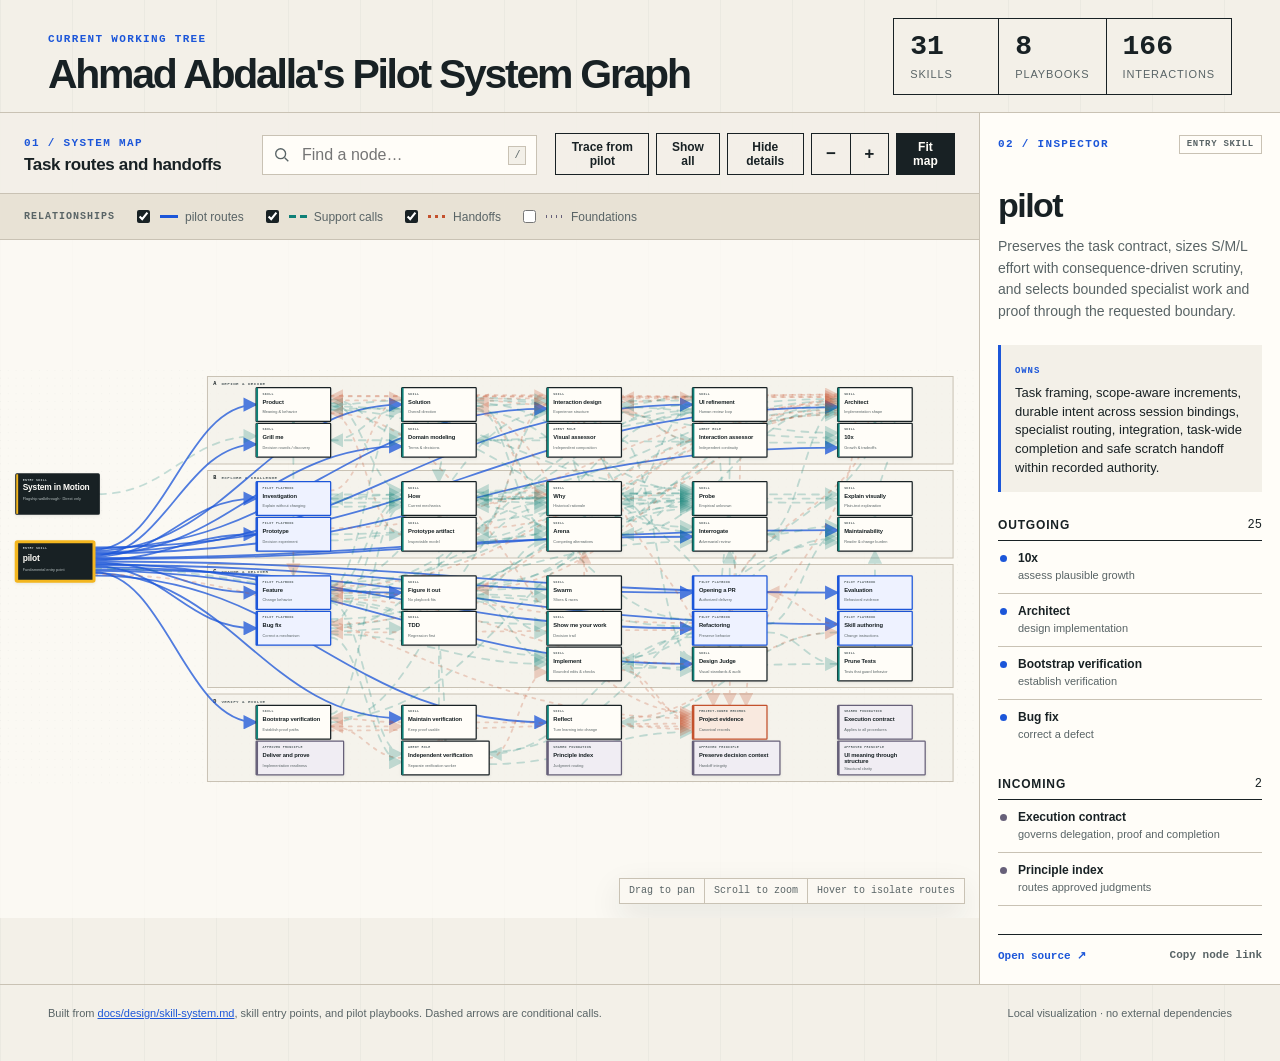
<file: visualizations/skill-library/index.html>
<!doctype html>
<html lang="en">
  <head>
    <meta charset="utf-8" />
    <meta name="viewport" content="width=device-width, initial-scale=1" />
    <meta
      name="description"
      content="Ahmad Abdalla's Pilot System Graph: an interactive map of the aasystem skill library, its playbooks, supporting skills, handoffs, and shared foundations."
    />
    <title>Ahmad Abdalla's Pilot System Graph</title>
    <link rel="stylesheet" href="styles.css" />
  </head>
  <body>
    <a class="skip-link" href="#graph">Skip to graph</a>

    <header class="masthead">
      <div class="title-block">
        <p class="eyebrow">Current working tree</p>
        <h1>Ahmad Abdalla's Pilot System Graph</h1>
      </div>

      <dl class="summary" aria-label="Map summary">
        <div><dt id="skill-count">0</dt><dd>skills</dd></div>
        <div><dt id="playbook-count">0</dt><dd>playbooks</dd></div>
        <div><dt id="edge-count">0</dt><dd>interactions</dd></div>
      </dl>
    </header>

    <main class="workspace">
      <section class="map-shell" aria-labelledby="map-title">
        <div class="toolbar">
          <div class="toolbar-title">
            <p class="section-index">01 / SYSTEM MAP</p>
            <h2 id="map-title">Task routes and handoffs</h2>
          </div>

          <label class="search-field">
            <span class="visually-hidden">Find a skill or playbook</span>
            <svg aria-hidden="true" viewBox="0 0 20 20">
              <circle cx="8.5" cy="8.5" r="5.5"></circle>
              <path d="m13 13 4 4"></path>
            </svg>
            <input id="search" type="search" placeholder="Find a node…" autocomplete="off" />
            <kbd>/</kbd>
          </label>

          <div class="toolbar-actions">
            <button class="button button-quiet" id="trace-button" type="button">Trace from pilot</button>
            <button class="button button-quiet" id="show-all-button" type="button">Show all</button>
            <button
              class="button button-quiet"
              id="inspector-toggle"
              type="button"
              aria-controls="inspector"
              aria-expanded="true"
            >Hide details</button>
            <div class="zoom-controls" aria-label="Map zoom controls">
              <button class="button button-quiet" id="zoom-out-button" type="button" aria-label="Zoom out">−</button>
              <button class="button button-quiet" id="zoom-in-button" type="button" aria-label="Zoom in">+</button>
            </div>
            <button class="button button-strong" id="fit-button" type="button">Fit map</button>
          </div>
        </div>

        <div class="filter-row" aria-label="Relationship filters">
          <span class="filter-label">Relationships</span>
          <label class="filter route-filter">
            <input type="checkbox" value="route" checked />
            <span></span>pilot routes
          </label>
          <label class="filter support-filter">
            <input type="checkbox" value="support" checked />
            <span></span>Support calls
          </label>
          <label class="filter handoff-filter">
            <input type="checkbox" value="handoff" checked />
            <span></span>Handoffs
          </label>
          <label class="filter governance-filter">
            <input type="checkbox" value="governance" />
            <span></span>Foundations
          </label>
        </div>

        <div class="map-frame" id="graph">
          <svg
            id="skill-map"
            role="img"
            aria-labelledby="svg-title svg-description"
            viewBox="-360 0 3020 1180"
            preserveAspectRatio="xMidYMid meet"
          >
            <title id="svg-title">Ahmad Abdalla's Pilot System Graph</title>
            <desc id="svg-description">
              pilot is the entry point. Arrows show routing to primary procedures, use of supporting
              skills, handoffs between owners, and shared governance.
            </desc>
            <defs>
              <pattern id="dot-grid" width="24" height="24" patternUnits="userSpaceOnUse">
                <circle cx="1" cy="1" r="1" fill="currentColor" opacity="0.12"></circle>
              </pattern>
              <marker id="arrow-route" markerWidth="8" markerHeight="8" refX="7" refY="4" orient="auto">
                <path d="M0,0 L8,4 L0,8 Z" fill="var(--route)"></path>
              </marker>
              <marker id="arrow-support" markerWidth="8" markerHeight="8" refX="7" refY="4" orient="auto">
                <path d="M0,0 L8,4 L0,8 Z" fill="var(--support)"></path>
              </marker>
              <marker id="arrow-handoff" markerWidth="8" markerHeight="8" refX="7" refY="4" orient="auto">
                <path d="M0,0 L8,4 L0,8 Z" fill="var(--handoff)"></path>
              </marker>
              <marker id="arrow-governance" markerWidth="8" markerHeight="8" refX="7" refY="4" orient="auto">
                <path d="M0,0 L8,4 L0,8 Z" fill="var(--governance)"></path>
              </marker>
            </defs>
            <rect class="grid-fill" x="-360" width="3020" height="1180" fill="url(#dot-grid)"></rect>
            <g id="lanes"></g>
            <g id="edges"></g>
            <g id="edge-labels"></g>
            <g id="nodes"></g>
          </svg>

          <div class="map-hint" aria-hidden="true">
            <span>Drag to pan</span><span>Scroll to zoom</span><span>Hover to isolate routes</span>
          </div>
          <div class="empty-search" id="empty-search" hidden>No matching node</div>
        </div>
      </section>

      <aside class="inspector" id="inspector" aria-live="polite" aria-labelledby="inspector-title">
        <div class="inspector-topline">
          <p class="section-index">02 / INSPECTOR</p>
          <span class="node-kind" id="inspector-kind">Entry skill</span>
        </div>
        <h2 id="inspector-title">pilot</h2>
        <p class="inspector-purpose" id="inspector-purpose"></p>

        <div class="ownership-card">
          <span>Owns</span>
          <p id="inspector-owns"></p>
        </div>

        <div class="relationship-section">
          <div class="relationship-heading">
            <h3>Outgoing</h3>
            <span id="outgoing-count">0</span>
          </div>
          <div class="relationship-list" id="outgoing-list"></div>
        </div>

        <div class="relationship-section">
          <div class="relationship-heading">
            <h3>Incoming</h3>
            <span id="incoming-count">0</span>
          </div>
          <div class="relationship-list" id="incoming-list"></div>
        </div>

        <div class="inspector-footer">
          <a id="source-link" href="../../skills/pilot/SKILL.md">Open source ↗</a>
          <button id="copy-link" type="button">Copy node link</button>
        </div>
      </aside>
    </main>

    <footer class="page-footer">
      <p>
        Built from <a href="../../docs/design/skill-system.md">docs/design/skill-system.md</a>, skill entry points,
        and pilot playbooks. Dashed arrows are conditional calls.
      </p>
      <p>Local visualization · no external dependencies</p>
    </footer>

    <script src="app.js"></script>
  </body>
</html>
</file>
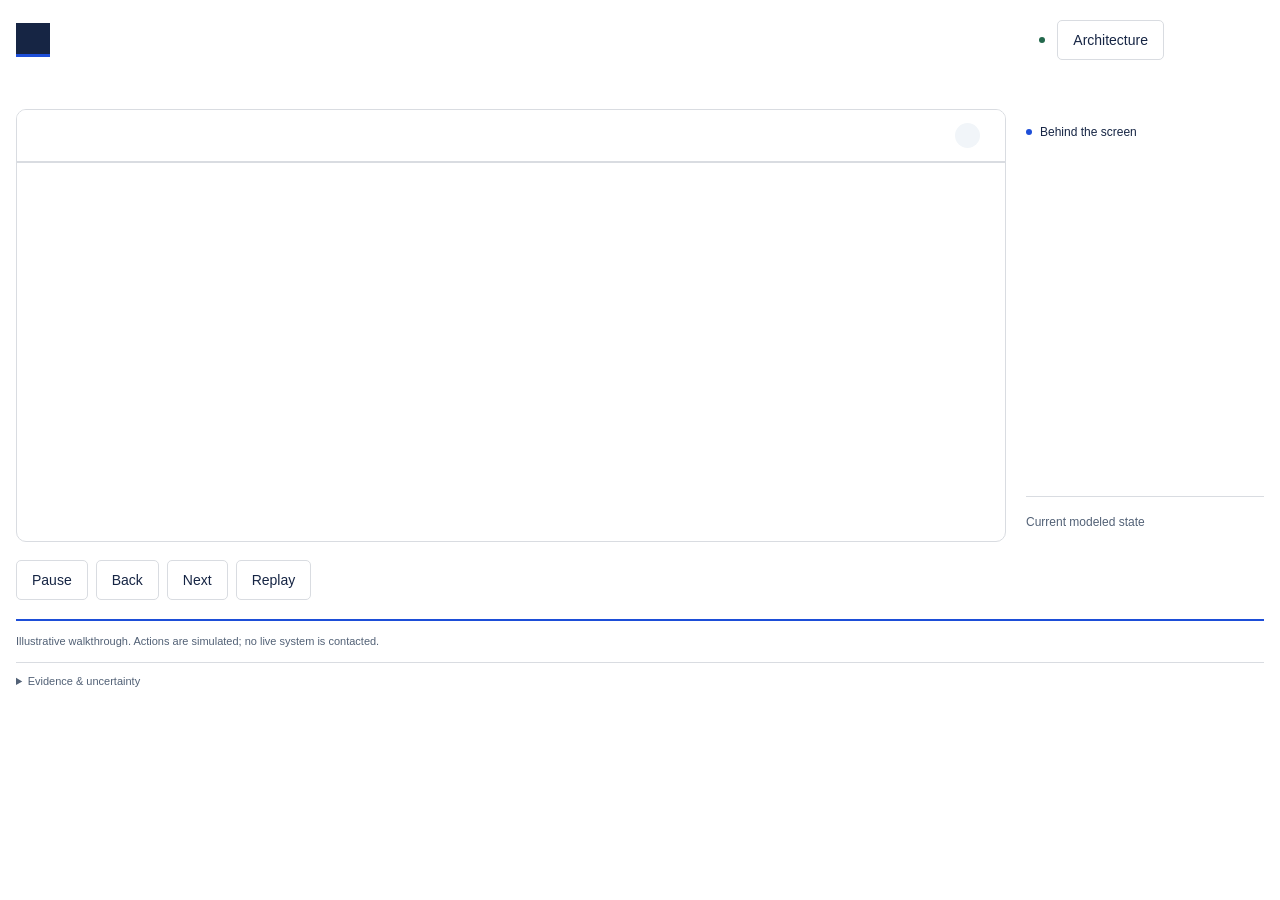
<file: skills/system-in-motion/assets/viewer.html>
<!doctype html>
<html lang="en">
  <head>
    <meta charset="utf-8" />
    <meta name="viewport" content="width=device-width,initial-scale=1" />
    <meta name="color-scheme" content="light" />
    <title>Project walkthrough</title>
    <style>
      #system-in-motion {
        color-scheme: light;
        --em-page: light-dark(#ffffff, #0b1526);
        --em-panel: light-dark(#ffffff, #162139);
        --em-soft: light-dark(#f1f5f9, #202d43);
        --em-ink: light-dark(#162544, #f4f2ee);
        --em-muted: light-dark(#526176, #b3bed0);
        --em-line: light-dark(#d9dce1, #39465d);
        --em-wire: light-dark(#64748b, #b3bed0);
        --em-accent: #1d4ed8;
        --em-accent-ink: light-dark(#1d4ed8, #93c5fd);
        --em-accent-soft: light-dark(#eff6ff, #1e3a5f);
        --em-good: light-dark(#23684c, #9bd4b8);
        --em-good-bg: light-dark(#e7f2ec, #1e3b34);
        --em-action: light-dark(#162544, #d9e2f3);
        --em-action-ink: light-dark(#ffffff, #162544);
        font-family:
          'Inter',
          -apple-system,
          BlinkMacSystemFont,
          'Segoe UI',
          sans-serif;
        font-size: 14px;
        line-height: 1.5;
        color: var(--em-ink);
        width: 100%;
        isolation: isolate;
      }
      #system-in-motion * {
        box-sizing: border-box;
      }
      #system-in-motion button {
        font: inherit;
      }
      #system-in-motion button:disabled {
        cursor: default;
        opacity: 0.42;
      }
      #system-in-motion [role='button']:focus-visible,
      #system-in-motion button:focus-visible {
        outline: 3px solid var(--em-accent);
        outline-offset: 3px;
      }
      #system-in-motion h2,
      #system-in-motion h3,
      #system-in-motion p {
        margin: 0;
      }
      #system-in-motion h2 {
        font-size: 26px;
        font-weight: 500;
        line-height: 1.2;
        letter-spacing: -0.7px;
      }
      #system-in-motion h3 {
        font-size: 18px;
        font-weight: 500;
        line-height: 1.3;
      }
      #system-in-motion strong {
        font-weight: 500;
      }
      #system-in-motion .em-muted {
        color: var(--em-muted);
      }
      #system-in-motion .em-small {
        font-size: 12px;
      }
      #system-in-motion .em-mono {
        font-family: ui-monospace, SFMono-Regular, Consolas, monospace;
        font-size: 12px;
      }
      #system-in-motion .em-top {
        display: flex;
        flex-wrap: wrap;
        align-items: center;
        gap: 12px 24px;
        padding: 4px 100px 20px 0;
      }
      #system-in-motion [hidden] {
        display: none !important;
      }
      #system-in-motion .em-top-actions {
        display: flex;
        align-items: center;
        gap: 12px;
        margin-left: auto;
      }
      #system-in-motion .em-live {
        display: inline-flex;
        align-items: center;
        gap: 7px;
        color: var(--em-muted);
        font-size: 12px;
      }
      #system-in-motion .em-live::before {
        content: '';
        width: 6px;
        height: 6px;
        border-radius: 50%;
        background: var(--em-good);
      }
      #system-in-motion[data-paused='true'] .em-live::before {
        background: var(--em-accent);
      }
      #system-in-motion .em-brand {
        display: flex;
        align-items: center;
        gap: 10px;
        font-weight: 500;
        font-size: 19px;
      }
      #system-in-motion .em-monogram {
        width: 34px;
        height: 34px;
        background: var(--em-action);
        color: var(--em-action-ink);
        display: grid;
        place-items: center;
        border-bottom: 3px solid var(--em-accent);
        font-size: 12px;
      }
      #system-in-motion .em-label {
        color: var(--em-muted);
        font-size: 12px;
      }
      #system-in-motion .em-heading {
        display: flex;
        align-items: flex-start;
        justify-content: space-between;
        gap: 18px;
        padding-bottom: 20px;
      }
      #system-in-motion .em-heading p {
        margin-top: 9px;
        max-width: 650px;
        color: var(--em-muted);
      }
      #system-in-motion .em-count {
        white-space: nowrap;
        padding-top: 5px;
        font-variant-numeric: tabular-nums;
        color: var(--em-muted);
      }
      #system-in-motion .em-layout {
        display: grid;
        grid-template-columns: minmax(0, 1fr) 242px;
        gap: 16px;
      }
      #system-in-motion .em-window {
        background: var(--em-page);
        border: 1px solid var(--em-line);
        border-radius: 10px;
        overflow: hidden;
        min-width: 0;
      }
      #system-in-motion .em-windowbar {
        background: var(--em-panel);
        border-bottom: 1px solid var(--em-line);
        padding: 13px 18px;
        display: flex;
        align-items: center;
        justify-content: space-between;
        gap: 12px;
      }
      #system-in-motion .em-windowbar .em-brand {
        font-size: 14px;
      }
      #system-in-motion .em-person {
        display: flex;
        align-items: center;
        gap: 7px;
        font-size: 12px;
        color: var(--em-muted);
      }
      #system-in-motion .em-avatar {
        width: 25px;
        height: 25px;
        border-radius: 50%;
        display: grid;
        place-items: center;
        background: var(--em-soft);
        color: var(--em-ink);
        font-size: 11px;
        flex-shrink: 0;
      }
      #system-in-motion .em-appnav {
        display: flex;
        gap: 20px;
        padding: 0 18px;
        background: var(--em-panel);
        border-bottom: 1px solid var(--em-line);
        font-size: 12px;
      }
      #system-in-motion .em-appnav span {
        padding: 10px 0;
        border-bottom: 2px solid transparent;
        color: var(--em-muted);
      }
      #system-in-motion .em-appnav span[aria-current='page'] {
        border-color: var(--em-accent);
        color: var(--em-ink);
      }
      #system-in-motion .em-stage {
        min-height: 378px;
        padding: 22px;
        position: relative;
        overflow: hidden;
      }
      #system-in-motion .em-scene {
        display: flex;
        flex-direction: column;
        gap: 16px;
        min-width: 0;
      }
      #system-in-motion .em-row {
        display: flex;
        align-items: center;
        justify-content: space-between;
        gap: 10px;
        flex-wrap: wrap;
      }
      #system-in-motion .em-stack {
        display: flex;
        flex-direction: column;
        gap: 8px;
        min-width: 0;
      }
      #system-in-motion .em-box {
        background: var(--em-panel);
        border: 1px solid var(--em-line);
        border-radius: 7px;
        padding: 16px;
        min-width: 0;
      }
      #system-in-motion .em-box p + p {
        margin-top: 10px;
      }
      #system-in-motion .em-title {
        font-size: 17px;
        font-weight: 500;
      }
      #system-in-motion .em-status {
        display: inline-flex;
        align-items: center;
        gap: 6px;
        border-radius: 4px;
        padding: 3px 8px;
        background: var(--em-soft);
        font-size: 11px;
      }
      #system-in-motion .em-status.good {
        color: var(--em-good);
        background: var(--em-good-bg);
      }
      #system-in-motion .em-status.gold {
        color: var(--em-accent-ink);
        background: var(--em-accent-soft);
      }
      #system-in-motion .em-primary,
      #system-in-motion .em-secondary {
        min-height: 40px;
        padding: 8px 15px;
        border-radius: 5px;
        border: 1px solid transparent;
        display: inline-flex;
        align-items: center;
        justify-content: center;
        gap: 8px;
        white-space: nowrap;
      }
      #system-in-motion .em-primary {
        background: var(--em-action);
        color: var(--em-action-ink);
      }
      #system-in-motion .em-secondary {
        color: var(--em-ink);
        background: var(--em-panel);
        border-color: var(--em-line);
      }
      #system-in-motion .em-primary:hover {
        filter: brightness(1.12);
      }
      #system-in-motion .em-secondary:hover {
        background: var(--em-soft);
      }
      #system-in-motion .em-mail-meta {
        display: grid;
        grid-template-columns: minmax(42px, max-content) minmax(0, 1fr);
        gap: 5px 10px;
        margin: 0 0 16px;
        font-size: 12px;
      }
      #system-in-motion .em-mail-meta dt {
        color: var(--em-muted);
      }
      #system-in-motion .em-mail-meta dd {
        margin: 0;
        overflow-wrap: anywhere;
      }
      #system-in-motion .em-mailbody {
        font-size: 14px;
        line-height: 1.8;
      }
      #system-in-motion mark {
        color: var(--em-ink);
        background: var(--em-accent-soft);
        padding: 1px 3px;
        border-radius: 2px;
      }
      #system-in-motion .em-split {
        display: grid;
        grid-template-columns: minmax(0, 1fr) minmax(0, 1fr);
        gap: 14px;
      }
      #system-in-motion .em-fact {
        display: flex;
        flex-direction: column;
        gap: 2px;
        padding: 8px 0;
        border-bottom: 1px solid var(--em-line);
      }
      #system-in-motion .em-fact:last-child {
        border: 0;
      }
      #system-in-motion .em-fact span:first-child {
        font-size: 11px;
        color: var(--em-muted);
      }
      #system-in-motion .em-fact em {
        color: var(--em-muted);
        font-size: 11px;
        font-style: normal;
      }
      #system-in-motion .em-notice {
        padding: 10px 13px;
        background: var(--em-accent-soft);
        color: var(--em-accent-ink);
        border-left: 3px solid var(--em-accent);
        font-size: 12px;
      }
      #system-in-motion .em-inboxitem {
        border-left: 3px solid var(--em-accent);
      }
      #system-in-motion .em-sourceline {
        height: 5px;
        width: 84%;
        background: var(--em-soft);
        border-radius: 2px;
      }
      #system-in-motion .em-sourceline.short {
        width: 58%;
      }
      #system-in-motion .em-path {
        display: flex;
        align-items: center;
        gap: 8px;
        padding: 16px 0;
      }
      #system-in-motion .em-path-node {
        flex: 1;
        min-width: 0;
        text-align: center;
        padding: 16px 8px;
        border: 1px solid var(--em-line);
        border-radius: 6px;
        background: var(--em-panel);
        font-size: 12px;
      }
      #system-in-motion .em-path-node b {
        display: block;
        font-size: 18px;
        font-weight: 500;
        margin-bottom: 6px;
        color: var(--em-accent-ink);
      }
      #system-in-motion .em-conveyor {
        position: relative;
        height: 46px;
        margin: 0 5%;
        border-bottom: 1px solid var(--em-line);
      }
      #system-in-motion .em-envelope {
        position: absolute;
        top: 2px;
        left: 0;
        width: 62px;
        height: 31px;
        border: 1px solid var(--em-accent);
        border-radius: 4px;
        display: grid;
        place-items: center;
        background: var(--em-accent-soft);
        color: var(--em-accent-ink);
        font-size: 10px;
        letter-spacing: 0.5px;
      }
      #system-in-motion .em-ledger {
        width: 100%;
        border-collapse: collapse;
        font-size: 12px;
      }
      #system-in-motion .em-ledger th {
        text-align: left;
        color: var(--em-muted);
        font-weight: 400;
        padding: 0 0 10px;
      }
      #system-in-motion .em-ledger td {
        padding: 10px 0;
        border-top: 1px solid var(--em-line);
        vertical-align: top;
      }
      #system-in-motion .em-ledger th:last-child,
      #system-in-motion .em-ledger td:last-child {
        text-align: right;
        white-space: nowrap;
        font-variant-numeric: tabular-nums;
      }
      #system-in-motion .em-total {
        display: flex;
        justify-content: space-between;
        align-items: center;
        border-top: 1px solid var(--em-line);
        padding-top: 14px;
        font-size: 17px;
      }
      #system-in-motion .em-tabs {
        display: flex;
        gap: 16px;
        font-size: 12px;
        color: var(--em-muted);
      }
      #system-in-motion .em-tabs .selected {
        color: var(--em-ink);
        border-bottom: 2px solid var(--em-accent);
        padding-bottom: 5px;
      }
      #system-in-motion .em-check {
        display: flex;
        gap: 9px;
        align-items: flex-start;
        padding: 7px 0;
        font-size: 12px;
      }
      #system-in-motion .em-check b {
        display: grid;
        place-items: center;
        width: 18px;
        height: 18px;
        flex-shrink: 0;
        background: var(--em-good-bg);
        color: var(--em-good);
        border-radius: 50%;
        font-size: 11px;
        font-weight: 500;
      }
      #system-in-motion .em-document {
        border-top: 4px solid var(--em-accent);
        display: flex;
        flex-direction: column;
        gap: 12px;
      }
      #system-in-motion .em-document h3 {
        letter-spacing: 1px;
      }
      #system-in-motion .em-document .em-ledger {
        font-size: 11px;
      }
      #system-in-motion .em-timeline {
        display: flex;
        flex-direction: column;
        gap: 0;
        list-style: none;
        padding: 0;
        margin: 0;
      }
      #system-in-motion .em-timeline li {
        position: relative;
        border-left: 1px solid var(--em-line);
        padding: 0 0 15px 18px;
        font-size: 12px;
      }
      #system-in-motion .em-timeline li::before {
        content: '';
        position: absolute;
        top: 5px;
        left: -4px;
        width: 7px;
        height: 7px;
        border-radius: 50%;
        background: var(--em-accent);
      }
      #system-in-motion .em-timeline li:last-child {
        padding-bottom: 0;
      }
      #system-in-motion .em-timeline time {
        display: block;
        color: var(--em-muted);
        font-size: 11px;
      }
      #system-in-motion .em-engine {
        display: flex;
        flex-direction: column;
        gap: 14px;
        padding: 14px 0 0 4px;
        min-width: 0;
      }
      #system-in-motion .em-enginehead {
        display: flex;
        align-items: center;
        gap: 8px;
      }
      #system-in-motion .em-enginehead::before {
        content: '';
        width: 6px;
        height: 6px;
        border-radius: 50%;
        background: var(--em-accent);
      }
      #system-in-motion .em-engine-title {
        font-size: 12px;
        font-weight: 500;
      }
      #system-in-motion .em-service {
        padding: 0 0 16px 20px;
        margin-left: 3px;
        position: relative;
        border-left: 1px solid var(--em-line);
      }
      #system-in-motion .em-service:last-child {
        border: 0;
        padding-bottom: 0;
      }
      #system-in-motion .em-service::before {
        content: '';
        position: absolute;
        left: -4px;
        top: 7px;
        width: 7px;
        height: 7px;
        background: var(--em-line);
        border-radius: 50%;
      }
      #system-in-motion .em-service.active::before {
        background: var(--em-accent);
        box-shadow: 0 0 0 4px var(--em-accent-soft);
      }
      #system-in-motion .em-service.active .em-service-name {
        color: var(--em-ink);
      }
      #system-in-motion .em-service-name {
        font-size: 12px;
        color: var(--em-muted);
        font-weight: 500;
      }
      #system-in-motion .em-service-detail {
        font-size: 11px;
        color: var(--em-muted);
        padding-top: 4px;
        overflow-wrap: anywhere;
      }
      #system-in-motion .em-record {
        margin-top: auto;
        padding-top: 14px;
        border-top: 1px solid var(--em-line);
      }
      #system-in-motion .em-record strong {
        display: block;
        padding: 5px 0;
      }
      #system-in-motion .em-controls {
        display: flex;
        gap: 8px;
        align-items: center;
        flex-wrap: wrap;
        padding: 18px 0 15px;
      }
      #system-in-motion .em-controls .em-control-note {
        margin-left: auto;
        font-size: 12px;
        color: var(--em-muted);
      }
      #system-in-motion .em-steps {
        display: grid;
        grid-template-columns: repeat(9, minmax(0, 1fr));
        gap: 5px;
      }
      #system-in-motion .em-step {
        min-width: 0;
        padding: 10px 4px;
        border: 0;
        border-top: 3px solid var(--em-line);
        background: transparent;
        color: var(--em-muted);
        text-align: left;
        font-size: 11px;
      }
      #system-in-motion .em-step strong {
        display: block;
        font-size: 11px;
        margin-bottom: 5px;
        font-variant-numeric: tabular-nums;
      }
      #system-in-motion .em-step[aria-current='step'] {
        border-color: var(--em-accent);
        color: var(--em-ink);
        background: var(--em-accent-soft);
      }
      #system-in-motion .em-step.done {
        border-color: var(--em-muted);
      }
      #system-in-motion .em-foot {
        display: flex;
        justify-content: space-between;
        flex-wrap: wrap;
        gap: 8px;
        padding-top: 12px;
        font-size: 11px;
        color: var(--em-muted);
      }
      #system-in-motion .em-auto-action {
        display: flex;
        align-items: center;
        justify-content: space-between;
        gap: 12px;
        flex-wrap: wrap;
        padding: 11px 14px;
        background: var(--em-good-bg);
        color: var(--em-good);
        border-radius: 5px;
        font-size: 12px;
      }
      #system-in-motion .em-flow-current {
        display: flex;
        flex-wrap: wrap;
        align-items: center;
        gap: 8px 18px;
        margin-bottom: 18px;
        font-size: 12px;
      }
      #system-in-motion .em-flow-current strong {
        color: var(--em-accent-ink);
      }
      #system-in-motion .em-map {
        position: relative;
        min-width: 0;
        display: grid;
        grid-template-columns: 1.12fr repeat(5, minmax(0, 1fr));
        gap: 22px 24px;
        padding: 52px 14px 28px;
        background: var(--em-panel);
      }
      #system-in-motion .em-cloud-frame {
        position: absolute;
        z-index: 0;
        inset: 0 0 0 calc((100% - 148px) / 6 + 32px);
        border: 1px solid var(--em-ink);
      }
      #system-in-motion .em-cloud-label {
        position: absolute;
        z-index: 2;
        top: 10px;
        left: calc((100% - 148px) / 6 + 46px);
        display: flex;
        align-items: center;
        gap: 9px;
        background: var(--em-panel);
        padding-right: 8px;
        font-size: 12px;
      }
      #system-in-motion .em-cloud-label img {
        width: 28px;
        height: 28px;
      }
      #system-in-motion .em-flow-group {
        display: contents;
      }
      #system-in-motion .em-flow-title {
        position: relative;
        z-index: 2;
        grid-column: 2 / 7;
        grid-row: var(--row);
        display: flex;
        flex-wrap: wrap;
        gap: 6px 12px;
        align-items: baseline;
        padding: 3px 0;
        font-size: 12px;
      }
      #system-in-motion .em-flow-title strong {
        font-weight: 500;
      }
      #system-in-motion .em-flow-title small {
        color: var(--em-muted);
        font-size: 11px;
      }
      #system-in-motion .em-flow-title[data-current='true'] strong {
        color: var(--em-accent-ink);
      }
      #system-in-motion .em-map-node {
        position: relative;
        z-index: 2;
        grid-column: var(--col);
        grid-row: var(--row);
        display: flex;
        align-items: center;
        flex-direction: column;
        gap: 7px;
        min-width: 0;
        padding: 3px;
        text-align: center;
        align-self: start;
      }
      #system-in-motion .em-map-node strong,
      #system-in-motion .em-map-node small,
      #system-in-motion .em-flow-title strong,
      #system-in-motion .em-flow-title small {
        background: var(--em-panel);
      }
      #system-in-motion .em-map-node strong {
        display: block;
        font-size: 12px;
        line-height: 1.35;
        overflow-wrap: anywhere;
        font-weight: 500;
      }
      #system-in-motion .em-map-node small {
        font-size: 11px;
        line-height: 1.4;
        color: var(--em-muted);
        overflow-wrap: anywhere;
      }
      #system-in-motion .em-diagram-symbol {
        position: relative;
        display: grid;
        place-items: center;
        width: 44px;
        height: 44px;
        flex-shrink: 0;
        background: var(--em-panel);
      }
      #system-in-motion .em-diagram-symbol img {
        display: block;
        width: 44px;
        height: 44px;
      }
      #system-in-motion .em-diagram-symbol svg {
        width: 36px !important;
        height: 36px !important;
        stroke-width: 1.4;
      }
      #system-in-motion .em-map-node[data-state='active'] .em-diagram-symbol {
        outline: 2px solid var(--em-accent);
        outline-offset: 5px;
      }
      #system-in-motion .em-map-node[data-state='active'] strong {
        color: var(--em-accent-ink);
      }
      #system-in-motion .em-step-badge {
        position: absolute;
        display: grid;
        place-items: center;
        top: -10px;
        left: -26px;
        width: 24px;
        height: 24px;
        border-radius: 50%;
        background: var(--em-action);
        color: var(--em-action-ink);
        font-size: 11px;
      }
      #system-in-motion .em-step-badge[aria-current='step'] {
        background: var(--em-accent);
        color: #ffffff;
      }
      #system-in-motion .em-map-node [data-node-status] {
        position: absolute;
        width: 1px;
        height: 1px;
        overflow: hidden;
        clip-path: inset(50%);
      }
      #system-in-motion .em-map-shared {
        padding-top: 16px;
      }
      #system-in-motion .em-flow-support {
        position: relative;
        z-index: 2;
        grid-column: 2 / 7;
        display: grid;
        grid-template-columns: repeat(6, minmax(0, 1fr));
        gap: 20px 10px;
        padding: 15px 0 0;
        border-top: 1px solid var(--em-line);
        background: var(--em-panel);
      }
      #system-in-motion .em-flow-support-label {
        grid-column: 1 / -1;
        display: flex;
        flex-wrap: wrap;
        gap: 8px 18px;
        color: var(--em-muted);
        font-size: 11px;
      }
      #system-in-motion .em-flow-support .em-map-node {
        grid-column: auto;
        grid-row: auto;
      }
      #system-in-motion .em-flow-support .em-diagram-symbol,
      #system-in-motion .em-flow-support img {
        width: 28px;
        height: 28px;
      }
      #system-in-motion .em-flow-support strong {
        font-size: 11px;
      }
      #system-in-motion .em-map-lines {
        position: absolute;
        z-index: 1;
        inset: 0;
        pointer-events: none;
        overflow: visible;
      }
      #system-in-motion .em-map-edge {
        fill: none;
        stroke: var(--em-wire);
        stroke-width: 1.15;
        opacity: 1;
        stroke-linejoin: round;
      }
      #system-in-motion .em-map-edge[data-planned='true'] {
        stroke-dasharray: 5 4;
      }
      #system-in-motion .em-map-edge[data-visited='true'] {
        stroke: var(--em-wire);
        opacity: 1;
      }
      #system-in-motion .em-map-edge[data-active='true'] {
        stroke: var(--em-accent-ink);
        opacity: 1;
        stroke-width: 1.8;
      }
      #system-in-motion .em-map-signal {
        fill: none;
        stroke: var(--em-accent);
        stroke-width: 4;
        stroke-linecap: round;
        stroke-dasharray: 0.04 0.96;
        animation: em-map-signal 2.8s ease-in-out both;
      }
      #system-in-motion .em-map-legend {
        display: flex;
        flex-wrap: wrap;
        align-items: center;
        gap: 10px 20px;
        margin-top: 14px;
        font-size: 11px;
        color: var(--em-muted);
      }
      #system-in-motion .em-map-legend span {
        display: inline-flex;
        align-items: center;
        gap: 7px;
      }
      #system-in-motion .em-map-legend i {
        display: inline-block;
        width: 20px;
        height: 2px;
        background: var(--em-accent-ink);
      }
      #system-in-motion .em-map-legend .visited {
        background: var(--em-muted);
      }
      #system-in-motion .em-map-legend .planned {
        height: 0;
        border-top: 1px dashed var(--em-muted);
        background: transparent;
      }
      #system-in-motion .em-map-trace {
        margin-top: 10px;
        color: var(--em-muted);
        font-size: 12px;
        overflow-wrap: anywhere;
      }
      @keyframes em-map-signal {
        from {
          stroke-dashoffset: 1;
        }
        to {
          stroke-dashoffset: 0;
        }
      }
      #system-in-motion .em-announcement {
        position: absolute;
        width: 1px;
        height: 1px;
        padding: 0;
        margin: -1px;
        overflow: hidden;
        clip-path: inset(50%);
        white-space: nowrap;
      }
      #system-in-motion .em-enter {
        animation: em-enter 0.65s cubic-bezier(0.22, 1, 0.36, 1) both;
      }
      #system-in-motion .em-stagger {
        animation: em-reveal 0.6s cubic-bezier(0.22, 1, 0.36, 1) both;
        animation-delay: calc(var(--order, 0) * 0.48s + 0.3s);
      }
      #system-in-motion .em-arrival {
        animation: em-arrival 1.25s cubic-bezier(0.18, 0.75, 0.2, 1) both;
      }
      #system-in-motion .em-travel {
        animation: em-travel 3.8s cubic-bezier(0.45, 0, 0.3, 1) both;
      }
      #system-in-motion .em-match {
        animation: em-match 1.3s ease-out both;
      }
      #system-in-motion .em-service.active::before {
        animation: em-service 0.8s ease-out both;
        animation-delay: calc(var(--order, 0) * 0.55s);
      }
      #system-in-motion[data-paused='true'] *,
      #system-in-motion[data-paused='true'] *::before {
        animation-play-state: paused !important;
      }
      #system-in-motion[data-reduced='true'] *,
      #system-in-motion[data-reduced='true'] *::before {
        animation: none !important;
        transition: none !important;
      }
      @keyframes em-enter {
        from {
          opacity: 0.2;
          transform: translateY(14px);
        }
        to {
          opacity: 1;
          transform: translateY(0);
        }
      }
      @keyframes em-reveal {
        from {
          opacity: 0;
          transform: translateX(13px);
        }
        to {
          opacity: 1;
          transform: translateX(0);
        }
      }
      @keyframes em-arrival {
        0% {
          opacity: 0;
          transform: translate(75px, -22px) rotate(3deg);
        }
        75% {
          opacity: 1;
          transform: translate(-4px, 2px) rotate(-0.5deg);
        }
        100% {
          opacity: 1;
          transform: translate(0, 0) rotate(0);
        }
      }
      @keyframes em-travel {
        0%,
        12% {
          left: 0;
        }
        44%,
        55% {
          left: calc(50% - 31px);
        }
        88%,
        100% {
          left: calc(100% - 62px);
        }
      }
      @keyframes em-match {
        from {
          box-shadow: 0 0 0 9px var(--em-accent-soft);
          transform: translateY(6px);
        }
        to {
          box-shadow: 0 0 0 0 transparent;
          transform: translateY(0);
        }
      }
      @keyframes em-service {
        from {
          transform: scale(0.6);
          opacity: 0.35;
        }
        60% {
          transform: scale(1.5);
        }
        to {
          transform: scale(1);
          opacity: 1;
        }
      }
      @media (prefers-reduced-motion: reduce) {
        #system-in-motion *,
        #system-in-motion *::before {
          animation: none !important;
          transition: none !important;
        }
      }
      @media (max-width: 800px) {
        #system-in-motion .em-layout {
          grid-template-columns: minmax(0, 1fr);
        }
        #system-in-motion .em-engine {
          padding-left: 0;
        }
        #system-in-motion .em-services {
          display: grid;
          grid-template-columns: repeat(3, minmax(0, 1fr));
          gap: 16px;
        }
        #system-in-motion .em-record {
          margin-top: 0;
        }
        #system-in-motion .em-stage {
          min-height: 360px;
        }
      }
      @media (max-width: 560px) {
        #system-in-motion .em-top {
          padding-right: 88px;
        }
        #system-in-motion .em-heading {
          gap: 10px;
        }
        #system-in-motion h2 {
          font-size: 22px;
        }
        #system-in-motion .em-heading p {
          font-size: 12px;
        }
        #system-in-motion .em-stage {
          padding: 15px;
          min-height: 0;
        }
        #system-in-motion .em-split {
          grid-template-columns: minmax(0, 1fr);
        }
        #system-in-motion .em-person span:last-child {
          display: none;
        }
        #system-in-motion .em-steps {
          grid-template-columns: repeat(3, minmax(0, 1fr));
          gap: 6px 12px;
        }
        #system-in-motion .em-step {
          min-height: 49px;
        }
        #system-in-motion .em-services {
          grid-template-columns: minmax(0, 1fr);
          gap: 0;
        }
        #system-in-motion .em-controls .em-control-note {
          width: 100%;
          margin-left: 0;
        }
        #system-in-motion .em-primary,
        #system-in-motion .em-secondary {
          min-height: 44px;
        }
        #system-in-motion .em-primary,
        #system-in-motion .em-secondary {
          white-space: normal;
        }
        #system-in-motion .em-path {
          gap: 5px;
        }
        #system-in-motion .em-path-node {
          padding: 12px 5px;
          font-size: 11px;
        }
      }
      @media (max-width: 420px) {
        #system-in-motion .em-top {
          padding-right: 88px;
          gap: 10px;
        }
        #system-in-motion .em-top-actions {
          flex-wrap: wrap;
          gap: 8px;
        }
        #system-in-motion .em-cloud-label {
          max-width: calc(100% - 28px);
          flex-wrap: wrap;
        }
        #system-in-motion .em-map {
          padding-top: 72px;
        }
      }
      html {
        color-scheme: light;
      }
      body {
        margin: 0;
        padding: 16px;
        background: light-dark(#fff, #0b1526);
      }
      button {
        cursor: pointer;
        color: inherit;
      }
      #system-in-motion {
        max-width: 1440px;
        margin: auto;
      }
      #system-in-motion .em-top {
        padding-right: 100px;
      }
      #system-in-motion .em-stage {
        min-height: 378px;
      }
      #system-in-motion .em-engine {
        background: none;
        border: 0;
        border-radius: 0;
      }
      #system-in-motion .em-map-node {
        border: 0;
        background: none;
        border-radius: 0;
      }
      #system-in-motion .em-node-caption {
        display: flex;
        flex-direction: column;
        gap: 3px;
        max-width: 100%;
      }
      #system-in-motion .em-boundary-detail {
        font-size: 11px;
        color: var(--em-muted);
      }
      #system-in-motion .em-map-node[data-status='planned'] .em-diagram-symbol,
      #system-in-motion .em-map-node[data-status='unknown'] .em-diagram-symbol {
        outline: 1px dashed var(--em-muted);
        outline-offset: 4px;
      }
      #system-in-motion .em-step-badge {
        left: -17px;
        top: -10px;
        width: 21px;
        height: 21px;
      }
      #system-in-motion .em-windowbar {
        min-height: 52px;
      }
      #system-in-motion .em-appnav {
        flex-wrap: wrap;
        gap: 0 20px;
      }
      #system-in-motion .em-ledger {
        table-layout: fixed;
      }
      #system-in-motion .em-ledger td,
      #system-in-motion .em-ledger th {
        overflow-wrap: anywhere;
        padding-right: 8px;
        white-space: normal !important;
      }
      #system-in-motion .em-live {
        white-space: nowrap;
      }
      #system-in-motion .em-arrival,
      #system-in-motion .em-stagger,
      #system-in-motion .em-travel,
      #system-in-motion .em-enter,
      #system-in-motion .em-match {
        animation: none !important;
      }
      #system-in-motion .em-steps {
        grid-template-columns: repeat(var(--scene-count), minmax(0, 1fr));
      }
      #system-in-motion .em-progress {
        height: 2px;
        margin-top: 4px;
        background: var(--em-soft);
      }
      #system-in-motion .em-progress span {
        display: block;
        height: 100%;
        background: var(--em-accent);
      }
      #system-in-motion .em-evidence {
        margin-top: 12px;
        border-top: 1px solid var(--em-line);
        padding-top: 10px;
        font-size: 11px;
        color: var(--em-muted);
      }
      #system-in-motion .em-evidence select {
        max-width: 100%;
        margin: 12px 0;
        font: inherit;
        background: var(--em-panel);
        color: var(--em-ink);
        border: 1px solid var(--em-line);
        padding: 6px;
      }
      #system-in-motion .em-evidence code {
        overflow-wrap: anywhere;
      }
      #system-in-motion .em-icon {
        color: var(--em-ink);
        fill: none;
        stroke: currentColor;
        stroke-width: 1.5;
        stroke-linecap: round;
        stroke-linejoin: round;
      }
      #system-in-motion .em-map-lines {
        width: 100%;
        height: 100%;
      }
      #system-in-motion .edge {
        fill: none;
        stroke: var(--em-wire);
        stroke-width: 1.15;
        opacity: 1;
        stroke-linejoin: round;
      }
      #system-in-motion .edge[data-state='visited'] {
        opacity: 1;
      }
      #system-in-motion .edge[data-state='active'] {
        stroke: var(--em-accent-ink);
        stroke-width: 1.8;
        opacity: 1;
      }
      #system-in-motion .edge[data-status='planned'],
      #system-in-motion .edge[data-status='inferred'],
      #system-in-motion .edge[data-status='unknown'] {
        stroke-dasharray: 5 4;
      }
      #system-in-motion .edge[data-kind='observe'] {
        stroke-dasharray: 2 5;
      }
      #system-in-motion .packet {
        fill: var(--em-accent);
        stroke: var(--em-panel);
        stroke-width: 1;
      }
      #system-in-motion .em-processing-label {
        font-size: 11px;
        color: var(--em-accent-ink);
      }
      #system-in-motion .em-terminal {
        white-space: pre-wrap;
        font:
          12px/1.8 ui-monospace,
          SFMono-Regular,
          Consolas,
          monospace;
      }
      #system-in-motion .em-route-error {
        color: var(--em-accent-ink);
        font-size: 12px;
      }
      #system-in-motion .em-move {
        will-change: transform, opacity;
      }
      #system-in-motion .em-item-state {
        margin-left: auto;
      }
      #system-in-motion .em-box[aria-selected='true'] {
        border-left: 3px solid var(--em-accent);
      }
      @media (max-width: 820px) {
        #system-in-motion .em-map {
          grid-template-columns: repeat(2, minmax(0, 1fr));
        }
        #system-in-motion .em-map-node,
        #system-in-motion .em-flow-title {
          grid-column: auto !important;
          grid-row: auto !important;
        }
        #system-in-motion .em-flow-title {
          grid-column: 1/-1 !important;
        }
        #system-in-motion .em-map-node {
          min-height: 110px;
        }
        #system-in-motion .em-top {
          padding-right: 0;
        }
        #system-in-motion .em-top-actions {
          margin-left: auto;
        }
        #system-in-motion .em-cloud-label {
          position: relative;
          grid-column: 1/-1;
          top: auto;
          left: auto;
          padding: 0;
        }
        #system-in-motion .em-cloud-frame {
          display: none;
        }
      }
      @media (max-width: 560px) {
        #system-in-motion .em-steps {
          grid-template-columns: repeat(3, minmax(0, 1fr));
        }
        #system-in-motion .em-brand {
          font-size: 17px;
        }
        #system-in-motion .em-label {
          display: none;
        }
        #system-in-motion .em-top-actions {
          gap: 8px;
        }
        #system-in-motion .em-live {
          display: none;
        }
        #system-in-motion .em-top {
          gap: 8px;
        }
        #system-in-motion .em-heading h2 {
          font-size: 22px;
        }
        #system-in-motion .em-heading p {
          font-size: 12px;
        }
        #system-in-motion .em-map {
          gap: 34px 24px;
          padding: 14px 10px 24px;
        }
        #system-in-motion .em-path {
          flex-wrap: wrap;
        }
        #system-in-motion .em-path-node {
          min-width: 60px;
        }
        #system-in-motion .em-envelope {
          font-size: 11px;
        }
        #system-in-motion .em-flow-title {
          font-size: 12px;
        }
        #system-in-motion .em-person {
          max-width: 90px;
        }
        #system-in-motion .em-windowbar {
          padding: 13px 15px;
        }
        body {
          padding: 14px;
        }
      }
      /* Business composition shares the shell, experience surfaces and clock. */
      #system-in-motion[data-profile='business-workflow'] .em-top { padding: 0 0 10px; }
      #system-in-motion[data-profile='business-workflow'] .em-heading { padding: 10px 0 14px; }
      #system-in-motion[data-profile='business-workflow'] .em-heading p { max-width: 1050px; }
      #system-in-motion[data-profile='business-workflow'] .em-flow-current { margin: 8px 0; }
      #scope-badge { color: var(--em-good); font-size: 11px; font-weight: 650; letter-spacing: .8px; }
      #scope-badge[data-status='planned'] { color: #864508; }
      #state-strip { display: grid; grid-template-columns: repeat(var(--dimension-count), minmax(0, 1fr)); gap: 20px; padding: 9px 14px; margin-bottom: 12px; background: var(--em-soft); border-left: 3px solid var(--em-accent); }
      #state-strip span { display: block; font-size: 11px; color: var(--em-muted); }
      #state-strip strong { font-size: 13px; }
      #system-in-motion .business-scroll { display: block; padding: 0; overflow: auto; background: white; }
      #system-in-motion .business-scroll:focus-visible { outline: 3px solid var(--em-accent); }
      #system-in-motion .business-grid { display: block; width: 100%; height: auto; }
      .business-grid .lane-title { fill: var(--em-ink); font-size: 14px; font-weight: 650; }
      .business-grid .lane-detail { fill: var(--em-muted); font-size: 10px; }
      .business-grid .node-shape { fill: white; stroke: var(--em-wire); stroke-width: 1.3; }
      .business-grid .node-number { fill: var(--em-soft); }
      .business-grid .node-step { fill: var(--em-muted); font-size: 10px; font-weight: 650; }
      .business-grid .business-node-label { fill: var(--em-ink); font-size: 13px; font-weight: 600; }
      .business-grid .business-node-detail { fill: var(--em-muted); font-size: 10.5px; }
      .business-node[role='button'] { cursor: pointer; outline: none; }
      .business-node[role='button']:focus-visible .node-shape { stroke: var(--em-accent); stroke-width: 3.5; }
      .business-node[data-state='active'] .node-shape { fill: var(--em-accent-soft); stroke: var(--em-accent); stroke-width: 2.3; }
      .business-node[data-state='active'] .business-node-label { fill: var(--em-accent); }
      .business-node[data-state='active'] .node-number { fill: var(--em-accent); }
      .business-node[data-state='active'] .node-step { fill: white; }
      .business-node[data-kind='decision'][data-state='active'] .node-step { fill: var(--em-muted); }
      .business-node:not([data-status='implemented']) .node-shape { stroke-dasharray: 5 3; }
      #system-in-motion .business-grid path.edge { fill: none; stroke: var(--em-wire); stroke-width: 1.5; stroke-linejoin: round; }
      #system-in-motion .business-grid .business-edge[data-state='active'] path.edge { stroke: var(--em-accent); stroke-width: 2.4; }
      #system-in-motion .business-grid .business-edge:not([data-status='implemented']) path.edge { stroke-dasharray: 5 4; }
      .business-grid .business-edge-label { fill: var(--em-muted); font-size: 11px; }
      .business-edge[data-state='active'] .business-edge-label { fill: var(--em-accent); font-weight: 600; }
      #system-in-motion .business-grid .packet { fill: var(--em-accent); stroke: white; stroke-width: 1.5; }
    </style>
  </head>
  <body>
    <main id="system-in-motion">
      <header class="em-top">
        <div class="em-brand">
          <span id="mark" class="em-monogram" aria-hidden="true"></span><span id="brand"></span>
        </div>
        <span id="basis" class="em-label"></span>
        <div class="em-top-actions">
          <span id="autostatus" class="em-live"></span
          ><button
            type="button"
            id="architecture-tab"
            class="em-secondary"
            aria-controls="architecture"
          >
            Architecture
          </button>
        </div>
      </header>
      <div id="scope-badge" hidden></div>
      <div class="em-heading">
        <div>
          <h2 id="scene-title" aria-live="polite"></h2>
          <p id="scene-description"></p>
        </div>
        <span id="scene-number" class="em-count"></span>
      </div>
      <div id="state-strip" hidden aria-label="Journey state dimensions"></div>
      <div id="experience" class="em-layout">
        <section id="surface" class="em-window" aria-label="Illustrative experience">
          <div class="em-windowbar">
            <span id="surface-label" class="em-brand"></span
            ><span class="em-person"
              ><span class="em-avatar" id="avatar"></span><span id="actor"></span
            ></span>
          </div>
          <div id="navigation" class="em-appnav" aria-label="Illustrative navigation"></div>
          <div id="stage" class="em-stage"></div>
        </section>
        <aside class="em-engine" id="backstage" aria-label="Behind the screen">
          <div class="em-enginehead"><span class="em-engine-title">Behind the screen</span></div>
          <div id="behind" class="em-services"></div>
          <div class="em-record">
            <span class="em-small em-muted">Current modeled state</span
            ><strong id="surface-state"></strong
            ><span id="trigger" class="em-small em-muted"></span>
          </div>
        </aside>
      </div>
      <section id="architecture" hidden aria-label="Architecture and current workflow">
        <div class="em-flow-current">
          <strong id="flow-name"></strong><span id="flow-trigger" class="em-muted"></span>
        </div>
        <div id="diagram" class="em-map">
          <div class="em-cloud-frame" aria-hidden="true"></div>
          <div class="em-cloud-label">
            <strong id="boundary-label"></strong
            ><span id="boundary-detail" class="em-boundary-detail"></span>
          </div>
          <svg id="connectors" class="em-map-lines" aria-hidden="true"></svg>
        </div>
        <p id="route-error" class="em-route-error" hidden></p>
        <div class="em-map-legend">
          <span><i></i>Current exchange</span><span><i class="visited"></i>Earlier exchange</span
          ><span><i class="planned"></i>Planned / uncertain</span>
        </div>
        <p id="exchange-trace" class="em-map-trace"></p>
      </section>
      <nav class="em-controls" aria-label="Playback">
        <button type="button" id="play" class="em-secondary">Pause</button
        ><button type="button" id="back" class="em-secondary">Back</button
        ><button type="button" id="next" class="em-secondary">Next</button
        ><button type="button" id="replay" class="em-secondary">Replay</button
        ><span id="clock" class="em-control-note"></span>
      </nav>
      <div id="steps" class="em-steps" aria-label="Scenes"></div>
      <div
        class="em-progress"
        role="progressbar"
        aria-label="Journey progress"
        aria-valuemin="0"
        aria-valuemax="100"
        aria-valuenow="0"
      >
        <span id="progress"></span>
      </div>
      <div class="em-foot">
        <span>Illustrative walkthrough. Actions are simulated; no live system is contacted.</span
        ><span id="scene-status"></span>
      </div>
      <details id="evidence" class="em-evidence">
        <summary>Evidence & uncertainty</summary>
        <select id="claim-select" aria-label="Inspect evidence for a claim"></select>
        <div id="evidence-content"></div>
      </details>
    </main>
    <script type="application/json" id="system-in-motion-model">
      __SYSTEM_IN_MOTION_MODEL__
    </script>
    <script>
      'use strict';
      (() => {
        const model = JSON.parse(document.getElementById('system-in-motion-model').textContent),
          $ = (id) => document.getElementById(id),
          create = (tag, cls, text) => {
            const e = document.createElement(tag);
            if (cls) e.className = cls;
            if (text !== undefined) e.textContent = text;
            return e;
          },
          components = new Map(model.components.map((c) => [c.id, c])),
          sources = new Map(model.sources.map((s) => [s.id, s]));
        const presentation = model.presentation || {},
          reduced = matchMedia('(prefers-reduced-motion:reduce)'),
          business = presentation.profile === 'business-workflow',
          total = model.scenes.reduce((n, s) => n + s.duration, 0);
        let index = 0,
          elapsed = 0,
          playing = true,
          complete = false,
          view = business ? 'architecture' : 'experience',
          revealAll = false,
          previousTime = performance.now(),
          routes = [],
          routeErrors = [],
          redrawPending = false,
          motion = [];
        const nodeElements = new Map(),
          edgeElements = new Map();
        $('brand').textContent = presentation.name || 'Project journey';
        $('mark').textContent = presentation.mark || 'PJ';
        $('system-in-motion').dataset.profile = business ? 'business-workflow' : 'technical';
        $('basis').textContent = (business ? 'Business workflow' : 'Automatic workflow') +
          (model.basis === 'synthetic' ? ' / fictional example' : ' / source based');
        if (business) {
          $('architecture').hidden = false;
          $('experience').hidden = true;
          $('architecture-tab').id = 'experience-tab';
          $('experience-tab').textContent = 'Experience';
          $('experience-tab').setAttribute('aria-controls', 'experience');
          $('architecture').setAttribute('aria-label', 'Business workflow and responsibilities');
          $('backstage').setAttribute('aria-label', 'Responsibility and trigger');
          $('backstage').querySelector('.em-engine-title').textContent = 'Who does what';
          $('evidence').querySelector('summary').textContent = 'Sources and limits';
          $('scope-badge').hidden = false;
          $('state-strip').hidden = false;
          $('state-strip').style.setProperty('--dimension-count', model.stateDimensions.length);
          const legend = $('architecture').querySelector('.em-map-legend');
          legend.replaceChildren();
          for (const [kind, text] of [['', 'Current focus'], ['visited', 'Arrows show progression'], ['planned', 'Dashed: planned / uncertain work']]) {
            const entry = create('span');
            entry.append(create('i', kind), document.createTextNode(text));
            legend.append(entry);
          }
          legend.append(create('span', '', 'Prerequisite: permits later work; the scene names its trigger.'));
        }
        document.title = model.title;
        if (/^#[0-9a-f]{6}$/i.test(presentation.accent || ''))
          $('system-in-motion').style.setProperty('--em-accent', presentation.accent);
        $('boundary-label').textContent = presentation.boundary?.label || 'Application boundary';
        $('boundary-detail').textContent = presentation.boundary?.detail || 'Logical grouping';
        const navigation = presentation.navigation || ['Intake', 'Requests', 'Review', 'History'];
        for (const text of navigation) $('navigation').append(create('span', '', text));
        const badge = (text) => create('span', 'em-status gold', text);
        const box = () => create('div', 'em-box');
        function addMotion(element, type = 'reveal', order = 0) {
          element.classList.add('em-move');
          element.dataset.motion = type;
          motion.push({ element, type, order });
          return element;
        }
        function fields(exp, parent, highlight = false) {
          for (const [i, item] of (exp.fields || []).entries()) {
            const row = create('div', 'em-fact');
            row.append(
              create('span', '', item.label),
              create(highlight ? 'mark' : 'strong', '', item.value),
            );
            parent.append(addMotion(row, 'reveal', i));
          }
        }
        function checks(exp, parent) {
          for (const [i, item] of (exp.items || []).entries()) {
            const row = create('div', 'em-check');
            row.append(
              create('b', '', '✓'),
              create('span', '', item.title + (item.detail ? ' / ' + item.detail : '')),
            );
            parent.append(addMotion(row, 'reveal', i));
          }
        }
        function table(exp, parent) {
          if (!exp.columns?.length) return;
          const t = create('table', 'em-ledger'),
            head = create('thead'),
            tr = create('tr');
          for (const text of exp.columns) tr.append(create('th', '', text));
          head.append(tr);
          t.append(head);
          const body = create('tbody');
          for (const [i, values] of (exp.rows || []).entries()) {
            const row = create('tr');
            for (const value of values) row.append(create('td', '', value));
            body.append(addMotion(row, 'reveal', i));
          }
          t.append(body);
          parent.append(t);
        }
        function sceneSurface(scene) {
          const exp = scene.experience;
          motion = [];
          $('stage').replaceChildren();
          const container = create('div', 'em-scene');
          container.dataset.layout = exp.layout;
          const head = create('div', 'em-row');
          head.append(create('h3', '', exp.title), badge(exp.state));
          container.append(head);
          if (exp.mode === 'explanation')
            container.append(
              create(
                'p',
                'em-processing-label',
                business ? 'Workflow explanation / illustrative example' :
                  'System processing view / explanatory, not a newly received screen',
              ),
            );
          const copy = create('p', 'em-muted em-small', exp.body);
          if (exp.layout === 'message') {
            const message = addMotion(box(), 'arrival');
            message.append(copy);
            const f = create('dl', 'em-mail-meta');
            for (const item of exp.fields || []) {
              const value = create('dd');
              value.append(create('mark', '', item.value));
              f.append(create('dt', '', item.label), value);
            }
            message.append(f);
            container.append(message);
          } else if (exp.layout === 'pipeline') {
            container.append(copy);
            const path = create('div', 'em-path');
            const stages = exp.stages?.length
              ? exp.stages
              : scene.behind.map((work) => ({
                  label: components.get(work.component).label,
                  detail: business ? model.lanes.find((lane) => lane.id === components.get(work.component).lane).label : components.get(work.component).technology,
                }));
            stages.forEach((item, i) => {
              const n = create('div', 'em-path-node');
              n.append(
                create('b', '', String(i + 1).padStart(2, '0')),
                create('span', '', item.label),
                create('p', 'em-small em-muted', item.detail || ''),
              );
              path.append(addMotion(n, 'reveal', i));
              if (i < stages.length - 1) {
                const arrow = create('span', '', '→');
                arrow.setAttribute('aria-hidden', 'true');
                path.append(arrow);
              }
            });
            container.append(path);
            const conveyor = create('div', 'em-conveyor');
            conveyor.setAttribute(
              'aria-label',
              'Modeled object moves through the processing stages',
            );
            const packet = create('span', 'em-envelope', exp.packet || 'REQUEST');
            conveyor.append(addMotion(packet, 'travel'));
            container.append(conveyor);
            const facts = box();
            checks(exp, facts);
            fields(exp, facts);
            container.append(facts);
          } else if (exp.layout === 'workbench' || exp.layout === 'list') {
            const split = create('div', 'em-split'),
              list = create('div', 'em-stack');
            for (const [i, item] of (exp.items || []).entries()) {
              const entry = box();
              entry.setAttribute('aria-selected', i === 0 ? 'true' : 'false');
              entry.append(
                create('strong', '', item.title),
                create('p', 'em-small em-muted', item.detail || ''),
                badge(item.state || ''),
              );
              list.append(addMotion(entry, 'arrival', i));
            }
            if (!list.children.length) {
              const entry = box();
              entry.append(copy);
              list.append(entry);
            }
            const detail = box();
            detail.append(create('strong', '', 'Request details'));
            fields(exp, detail);
            split.append(list, detail);
            container.append(split);
          } else if (exp.layout === 'review') {
            container.append(copy);
            const tab = create('div', 'em-tabs');
            for (const [i, text] of ['Request', 'Review', 'Decision'].entries())
              tab.append(create('span', i === 1 ? 'selected' : '', text));
            container.append(tab);
            const split = create('div', 'em-split'),
              review = box(),
              facts = box();
            table(exp, review);
            checks(exp, review);
            fields(exp, facts);
            split.append(review, facts);
            container.append(split);
          } else if (exp.layout === 'dispatch') {
            container.append(copy);
            const split = create('div', 'em-split'),
              document = addMotion(box(), 'document');
            document.classList.add('em-document');
            document.append(create('strong', '', 'Outgoing package'));
            for (const item of exp.items || [])
              document.append(
                create('p', 'em-small', item.title + (item.detail ? ' / ' + item.detail : '')),
              );
            fields(exp, document);
            const delivery = create('div', 'em-stack');
            delivery.append(create('p', 'em-notice', exp.state));
            const conveyor = create('div', 'em-conveyor');
            conveyor.append(
              addMotion(create('span', 'em-envelope', exp.packet || 'PACKAGE'), 'travel'),
            );
            delivery.append(conveyor);
            split.append(document, delivery);
            container.append(split);
          } else if (exp.layout === 'register') {
            container.append(copy);
            const ledger = box();
            table(exp, ledger);
            if (!exp.columns?.length) fields(exp, ledger);
            container.append(ledger);
            const audit = create('ol', 'em-timeline');
            for (const [i, item] of (exp.audit || []).entries()) {
              const row = create('li');
              row.append(
                document.createTextNode(item.label),
                create('time', '', item.detail || ''),
              );
              audit.append(addMotion(row, 'reveal', i));
            }
            container.append(audit);
          } else if (exp.layout === 'terminal') {
            const terminal = box();
            terminal.classList.add('em-terminal');
            terminal.append(create('p', '', exp.body));
            fields(exp, terminal);
            container.append(addMotion(terminal, 'reveal'));
          } else {
            const detail = box();
            detail.append(copy);
            fields(exp, detail);
            container.append(addMotion(detail, 'arrival'));
          }
          if (exp.actions?.length) {
            const actions = create('div', 'em-auto-action');
            actions.append(
              create('span', '', 'Illustrative action'),
              create('strong', '', exp.actions.join(' / ')),
            );
            container.append(addMotion(actions, 'reveal', 3));
          }
          $('stage').append(container);
        }
        for (const [i, scene] of model.scenes.entries()) {
          const button = create('button', 'em-step');
          button.type = 'button';
          button.dataset.scene = i;
          button.append(
            create('strong', '', String(i + 1).padStart(2, '0')),
            document.createTextNode(scene.short || scene.title),
          );
          button.addEventListener('click', () => go(i));
          $('steps').append(button);
        }
        $('steps').style.setProperty('--scene-count', model.scenes.length);
        const iconPaths = {
          person: 'M12 11a4 4 0 1 0 0-8 4 4 0 0 0 0 8M4 22v-4c0-5 16-5 16 0v4',
          interface: 'M2 3h20v15H2zM8 22h8M12 18v4M2 7h20',
          service: 'M4 5h16v6H4zM4 15h16v6H4zM7 8h1M7 18h1',
          process: 'M5 4h14v16H5zM9 8l6 4-6 4z',
          queue: 'M3 4h18v5H3zM3 15h18v5H3zM7 9v6M17 9v6',
          store: 'M3 6c0-5 18-5 18 0v12c0 5-18 5-18 0zM3 6c0 5 18 5 18 0M3 12c0 5 18 5 18 0',
          message: 'M2 5h20v14H2zM2 5l10 8L22 5',
          browser: 'M2 3h20v15H2zM8 22h8M12 18v4M2 7h20',
          external:
            'M12 2a10 10 0 1 0 0 20 10 10 0 0 0 0-20M2 12h20M12 2c-6 5-6 15 0 20M12 2c6 5 6 15 0 20',
        };
        function buildBusinessMap() {
          const canvas = presentation.canvas, diagram = $('diagram');
          diagram.className = 'business-scroll';
          diagram.setAttribute('tabindex', '0');
          diagram.setAttribute('aria-label', 'Scrollable business workflow map. Numbered activities select scenes.');
          const grid = svgElement('svg', {
            id: 'connectors', class: 'business-grid', role: 'group',
            viewBox: `0 0 ${canvas.width} ${canvas.height}`,
            'aria-label': 'Workflow by responsibility',
          });
          grid.style.minWidth = canvas.width + 'px';
          diagram.replaceChildren(grid);
          const defs = svgElement('defs');
          for (const [id, color] of [['arrow', 'var(--em-wire)'], ['arrow-active', 'var(--em-accent)']]) {
            const marker = svgElement('marker', {id, viewBox: '0 0 10 10', refX: 9, refY: 5,
              markerWidth: 8, markerHeight: 8, orient: 'auto', markerUnits: 'userSpaceOnUse'});
            marker.append(svgElement('path', {d: 'M0 0 L10 5 L0 10 Z', fill: color}));
            defs.append(marker);
          }
          grid.append(defs);
          // Wrapping uses measured local text, never a renderer-specific second label.
          const measure = document.createElement('canvas').getContext('2d');
          function lines(text, width, size, weight = 400) {
            measure.font = `${weight} ${size}px -apple-system, BlinkMacSystemFont, "Segoe UI", sans-serif`;
            const result = [], words = text.split(/\s+/);
            let line = '';
            for (const word of words) {
              const candidate = line ? line + ' ' + word : word;
              if (line && measure.measureText(candidate).width > width) { result.push(line); line = word; }
              else line = candidate;
            }
            if (line) result.push(line);
            return result;
          }
          function textBlock(parent, text, x, y, width, cls, size, lineHeight, anchor = 'middle', weight = 400) {
            const element = svgElement('text', {x, y, class: cls, 'text-anchor': anchor});
            lines(text, width, size, weight).forEach((line, i) => {
              element.append(svgElement('tspan', {x, dy: i ? lineHeight : 0}, line));
            });
            parent.append(element);
            return element;
          }
          for (const [i, lane] of model.lanes.entries()) {
            const {y, height} = lane.layout, group = svgElement('g', {class: 'business-lane', 'data-lane': lane.id});
            group.append(svgElement('rect', {x: 8, y, width: canvas.width - 16, height,
              fill: i % 2 ? 'var(--em-soft)' : 'white', stroke: 'var(--em-line)'}));
            group.append(svgElement('line', {x1: 154, y1: y, x2: 154, y2: y + height, stroke: 'var(--em-line)'}));
            const icon = svgElement('g', {transform: `translate(25 ${y + 22})`, fill: 'none',
              stroke: 'var(--em-muted)', 'stroke-width': 1.5, 'aria-hidden': 'true'});
            icon.append(svgElement('path', {d: iconPaths[lane.performer === 'human' ? 'person' : lane.performer === 'external' ? 'external' : 'process']}));
            group.append(icon);
            const title = textBlock(group, lane.label, 25, y + 61, 120, 'lane-title', 14, 17, 'start', 650);
            const titleLines = title.children.length;
            textBlock(group, lane.initiator, 25, y + 82 + (titleLines - 1) * 17, 120, 'lane-detail', 10, 16, 'start');
            grid.append(group);
          }
          const edgeLayer = svgElement('g'), nodeLayer = svgElement('g');
          grid.append(edgeLayer, nodeLayer);
          for (const edge of model.edges) {
            const group = svgElement('g', {class: 'business-edge', 'data-edge': edge.id,
              'data-kind': edge.kind, 'data-status': edge.status});
            const points = edge.layout.points.map(([x, y]) => ({x, y}));
            const path = svgElement('path', {class: 'edge',
              d: points.map((p, i) => `${i ? 'L' : 'M'} ${p.x} ${p.y}`).join(' '),
              'data-edge': edge.id, 'data-kind': edge.kind, 'data-status': edge.status,
              'marker-end': 'url(#arrow)'});
            const packet = svgElement('circle', {class: 'packet', r: 4, 'data-packet-edge': edge.id, 'data-edge': edge.id, 'aria-hidden': 'true'});
            group.append(svgElement('title', {}, edge.label + ' / ' + edge.kind +
              (edge.note ? ' / ' + edge.note : '')), path, packet);
            const label = svgElement('text', {x: edge.layout.label.x, y: edge.layout.label.y,
              class: 'business-edge-label', 'data-edge-label': edge.id, 'text-anchor': 'middle'});
            label.textContent = edge.label;
            group.append(label);
            edgeLayer.append(group);
            edgeElements.set(edge.id, group);
            routes.push({edge, path, packet, points});
          }
          for (const item of model.components) {
            const b = item.layout, cx = b.x + b.width / 2, cy = b.y + b.height / 2;
            const node = svgElement('g', {class: 'business-node', 'data-component': item.id,
              'data-status': item.status, 'data-kind': item.kind, 'data-lane': item.lane});
            const step = item.scene ? model.scenes.findIndex((s) => s.id === item.scene) + 1 : null;
            if (step) {
              node.setAttribute('tabindex', '0'); node.setAttribute('role', 'button');
              node.setAttribute('aria-label', 'Scene ' + step + ': ' + item.label);
              node.addEventListener('click', () => go(step - 1));
              node.addEventListener('keydown', (event) => {
                if (event.key === 'Enter' || event.key === ' ') { event.preventDefault(); go(step - 1); }
              });
            }
            const shape = item.kind === 'decision'
              ? svgElement('polygon', {points: `${cx},${b.y} ${b.x+b.width},${cy} ${cx},${b.y+b.height} ${b.x},${cy}`, class: 'node-shape', 'data-node-shape': item.id})
              : svgElement('rect', {x: b.x, y: b.y, width: b.width, height: b.height,
                rx: item.kind === 'outcome' ? b.height / 2 : 8, class: 'node-shape', 'data-node-shape': item.id});
            node.append(shape);
            const caption = svgElement('g', {class: 'business-node-caption'});
            if (item.kind === 'decision') {
              if (step) caption.append(svgElement('text', {x: cx, y: cy - 27, class: 'node-step',
                'data-step': step, 'text-anchor': 'middle'}, String(step).padStart(2, '0')));
              textBlock(caption, item.label, cx, cy - 5, b.width * .72, 'business-node-label', 13, 17, 'middle', 600);
              if (item.status !== 'implemented') caption.append(svgElement('text', {x: cx, y: cy + 30,
                class: 'business-node-detail', 'text-anchor': 'middle'}, item.status));
            } else {
              if (step) {
                node.append(svgElement('circle', {cx: b.x + 18, cy: b.y + 18, r: 11, class: 'node-number'}));
                caption.append(svgElement('text', {x: b.x + 18, y: b.y + 22, class: 'node-step',
                  'data-step': step, 'text-anchor': 'middle'}, String(step).padStart(2, '0')));
              }
              textBlock(caption, item.label, step ? b.x + 36 : cx, b.y + 24,
                b.width - (step ? 42 : 20), 'business-node-label', 13, 17, step ? 'start' : 'middle', 600);
              const detail = [item.detail, item.status === 'planned' ? 'planned' :
                item.status !== 'implemented' ? item.status : ''].filter(Boolean).join(' / ');
              if (detail) textBlock(caption, detail, cx, b.y + b.height - 19, b.width - 18,
                'business-node-detail', 10.5, 13);
            }
            node.append(caption);
            nodeLayer.append(node);
            nodeElements.set(item.id, node);
          }
          const uncertain = [...model.components, ...model.edges].filter((item) => ['inferred', 'unknown'].includes(item.status));
          if (uncertain.length) {
            const notes = create('div', 'em-map-trace');
            notes.setAttribute('aria-label', 'Uncertainty explanations');
            for (const item of uncertain) notes.append(create('p', '', item.label + ' / ' + item.status + ': ' + item.note));
            diagram.after(notes);
          }
        }
        let rowOffset = 1;
        if (!business) for (const lane of model.lanes) {
          const heading = create('div', 'em-flow-title lane-heading');
          heading.style.setProperty('--row', rowOffset);
          heading.append(create('strong', '', lane.label), create('small', '', lane.initiator));
          $('diagram').append(heading);
          const members = model.components
            .filter((c) => c.lane === lane.id)
            .sort((a, b) => a.row - b.row || a.column - b.column);
          for (const item of members) {
            const node = create('article', 'em-map-node');
            node.dataset.component = item.id;
            node.dataset.status = item.status;
            node.dataset.placement =
              item.placement || (['person', 'external'].includes(item.kind) ? 'outside' : 'inside');
            node.style.setProperty('--col', item.column);
            node.style.setProperty('--row', rowOffset + item.row);
            const symbol = create('span', 'em-diagram-symbol');
            const icon = document.createElementNS('http://www.w3.org/2000/svg', 'svg');
            icon.setAttribute('viewBox', '0 0 24 24');
            icon.classList.add('em-icon');
            icon.setAttribute('aria-hidden', 'true');
            const path = document.createElementNS(icon.namespaceURI, 'path');
            path.setAttribute('d', iconPaths[item.icon || item.kind] || iconPaths.service);
            icon.append(path);
            symbol.append(icon);
            if (item.step) {
              node.setAttribute('role', 'button');
              node.setAttribute('tabindex', '0');
              node.setAttribute('aria-label', 'Scene ' + item.step + ': ' + item.label);
              node.addEventListener('click', () => go(item.step - 1));
              node.addEventListener('keydown', (event) => {
                if (event.key === 'Enter' || event.key === ' ') { event.preventDefault(); go(item.step - 1); }
              });
              const step = create('span', 'em-step-badge', item.step);
              step.dataset.step = item.step;
              symbol.append(step);
            }
            const caption = create('div', 'em-node-caption');
            caption.append(
              create('strong', '', item.label),
              create('small', '', item.technology),
              create('small', '', item.responsibility),
            );
            if (item.status !== 'implemented') caption.append(create('small', '', item.status));
            node.append(symbol, caption);
            $('diagram').append(node);
            nodeElements.set(item.id, node);
          }
          rowOffset += Math.max(1, ...members.map((c) => c.row)) + 2;
        }
        if (business) buildBusinessMap();
        const claims = [
          ...model.scenes.map((c) => ({ item: c, label: 'Scene: ' + c.title })),
          ...model.components.map((c) => ({ item: c, label: 'Component: ' + c.label })),
          ...model.edges.map((c) => ({ item: c, label: 'Exchange: ' + c.label })),
        ];
        claims.forEach((c, i) => {
          const option = create('option', '', c.label);
          option.value = i;
          $('claim-select').append(option);
        });
        function inspect() {
          const claim = claims[Number($('claim-select').value)].item,
            box = $('evidence-content');
          box.replaceChildren(
            create('p', '', claim.status + (claim.note ? ' / ' + claim.note : '')),
          );
          for (const id of claim.evidence) {
            const source = sources.get(id),
              row = create('p');
            row.append(
              create('strong', '', source.label + ' / '),
              create('code', '', source.location),
            );
            box.append(row);
          }
          if (!claim.evidence.length) box.append(create('p', '', 'No supporting source recorded.'));
        }
        $('claim-select').addEventListener('change', inspect);
        inspect();
        function renderScene() {
          const scene = model.scenes[index],
            exp = scene.experience;
          $('scene-title').textContent = scene.title;
          $('scene-description').textContent = scene.description;
          if (business) {
            $('scope-badge').textContent = scene.status === 'implemented' ? 'CURRENT EXAMPLE' : scene.status.toUpperCase() + ' EXAMPLE';
            $('scope-badge').dataset.status = scene.status;
            $('state-strip').replaceChildren(...model.stateDimensions.map((dimension) => {
              const part = create('div');
              part.append(create('span', '', dimension.label), create('strong', '', scene.states[dimension.id]));
              return part;
            }));
          }
          $('scene-number').textContent =
            String(index + 1).padStart(2, '0') +
            ' / ' +
            String(model.scenes.length).padStart(2, '0');
          $('surface-label').textContent =
            exp.mode === 'explanation' ? 'System processing / ' + exp.surface : exp.surface;
          $('actor').textContent = exp.actor;
          $('avatar').textContent = exp.actor
            .split(' ')
            .map((s) => s[0])
            .slice(0, 2)
            .join('');
          $('surface-state').textContent = exp.state;
          $('navigation').hidden = exp.layout === 'terminal';
          $('trigger').textContent = scene.trigger;
          $('flow-name').textContent = scene.title;
          $('flow-trigger').textContent = scene.trigger;
          $('scene-status').textContent = scene.status + (scene.note ? ' / ' + scene.note : '');
          for (const nav of $('navigation').children) {
            if (nav.textContent === (exp.nav || navigation[0]))
              nav.setAttribute('aria-current', 'page');
            else nav.removeAttribute('aria-current');
          }
          sceneSurface(scene);
          $('behind').replaceChildren();
          for (const work of scene.behind) {
            const component = components.get(work.component),
              row = create('div', 'em-service active');
            row.append(
              create('div', 'em-service-name', component.label),
              create('div', 'em-service-detail', business
                ? model.lanes.find((lane) => lane.id === component.lane).label + ' / ' + work.action
                : component.technology + ' / ' + work.action),
            );
            $('behind').append(row);
          }
          const previousComponents = new Set(
              model.scenes.slice(0, index).flatMap((s) => s.activeComponents),
            ),
            previousEdges = new Set(model.scenes.slice(0, index).flatMap((s) => s.activeEdges));
          for (const [id, node] of nodeElements) {
            node.dataset.state = scene.activeComponents.includes(id)
              ? 'active'
              : previousComponents.has(id)
                ? 'visited'
                : 'future';
            for (const step of node.querySelectorAll('[data-step]')) {
              if (Number(step.dataset.step) === index + 1)
                step.setAttribute('aria-current', 'step');
              else step.removeAttribute('aria-current');
            }
          }
          for (const edge of model.edges)
            if (edgeElements.has(edge.id))
              edgeElements.get(edge.id).dataset.state = scene.activeEdges.includes(edge.id)
                ? 'active'
                : previousEdges.has(edge.id)
                  ? 'visited'
                  : 'future';
          for (const button of $('steps').children) {
            const i = Number(button.dataset.scene);
            button.classList.toggle('done', i < index);
            if (i === index) button.setAttribute('aria-current', 'step');
            else button.removeAttribute('aria-current');
          }
          $('exchange-trace').textContent =
            scene.activeEdges
              .map((id) => {
                const e = model.edges.find((e) => e.id === id);
                return (
                  components.get(e.from).label +
                  ' → ' +
                  components.get(e.to).label +
                  ' / ' +
                  e.label +
                  ' (' +
                  e.kind +
                  ')'
                );
              })
              .join(' · ') || 'No exchange asserted in this moment.';
          updateClock();
          updatePackets();
        }
        function setText(id, value) {
          if ($(id).textContent !== value) $(id).textContent = value;
        }
        function updateClock() {
          const spent = model.scenes.slice(0, index).reduce((n, s) => n + s.duration, 0) + elapsed;
          $('progress').style.width = (spent / total) * 100 + '%';
          $('progress').parentElement.setAttribute(
            'aria-valuenow',
            Math.round((spent / total) * 100),
          );
          setText('clock', complete
            ? 'Journey complete / Replay to watch again'
            : playing
              ? 'Automatic demo / time compressed'
              : 'Paused / motion and playback held');
          setText('autostatus', complete
            ? 'Complete'
            : playing
              ? 'Automatic demo'
              : 'Paused');
          setText('play', playing ? 'Pause' : complete ? 'Complete' : 'Resume');
          $('play').disabled = complete;
          $('back').disabled = index === 0;
          $('next').disabled = index === model.scenes.length - 1;
          $('system-in-motion').dataset.paused = String(!playing);
          document.body.dataset.scene = index;
          document.body.dataset.elapsed = elapsed;
          document.body.dataset.playing = playing;
          document.body.dataset.complete = complete;
        }
        function go(next) {
          index = Math.max(0, Math.min(model.scenes.length - 1, next));
          elapsed = 0;
          complete = false;
          revealAll = !playing;
          previousTime = performance.now();
          renderScene();
        }
        $('play').onclick = () => {
          playing = !playing;
          if (!playing) revealAll = true;
          previousTime = performance.now();
          updateClock();
          updatePackets();
        };
        $('back').onclick = () => go(index - 1);
        $('next').onclick = () => go(index + 1);
        $('replay').onclick = () => {
          playing = true;
          go(0);
        };
        let toggle = $(business ? 'experience-tab' : 'architecture-tab');
        toggle.onclick = () => {
          view = view === 'experience' ? 'architecture' : 'experience';
          $('experience').hidden = view !== 'experience';
          $('architecture').hidden = view !== 'architecture';
          toggle.id = view === 'experience' ? 'architecture-tab' : 'experience-tab';
          toggle.textContent = view === 'experience' ? (business ? 'Business map' : 'Architecture') : 'Experience';
          toggle.setAttribute(
            'aria-controls',
            view === 'architecture' ? 'experience' : 'architecture',
          );
          if (view === 'architecture') scheduleDraw();
          // Graph measurement can rebuild the experience while it has no width.
          // Recompute its shared-clock pose after reveal, including while paused.
          else updatePackets();
        };
        const rectRelative = (element, base) => {
          const r = element.getBoundingClientRect();
          return {
            left: r.left - base.left,
            top: r.top - base.top,
            right: r.right - base.left,
            bottom: r.bottom - base.top,
          };
        };
        const contains = (r, p) =>
          p.x > r.left + 0.01 &&
          p.x < r.right - 0.01 &&
          p.y > r.top + 0.01 &&
          p.y < r.bottom - 0.01;
        function intersects(a, b, r) {
          if (Math.abs(a.x - b.x) < 0.01)
            return (
              a.x > r.left + 0.01 &&
              a.x < r.right - 0.01 &&
              Math.max(a.y, b.y) > r.top + 0.01 &&
              Math.min(a.y, b.y) < r.bottom - 0.01
            );
          return (
            a.y > r.top + 0.01 &&
            a.y < r.bottom - 0.01 &&
            Math.max(a.x, b.x) > r.left + 0.01 &&
            Math.min(a.x, b.x) < r.right - 0.01
          );
        }
        // Routing uses measured caption/card bounds. Grid corridors stay outside every
        // inflated card and heading; endpoint stubs alone meet their own card boundary.
        function buildRoutingGrid(bounds, obstacles, ports) {
          const xs = [8, bounds.width - 8],
            ys = [8, bounds.height - 8];
          for (const r of obstacles) {
            xs.push(r.left, r.right);
            ys.push(r.top, r.bottom);
          }
          for (const group of ports.values())
            for (const p of group) {
              xs.push(p.lead.x);
              ys.push(p.lead.y);
            }
          const unique = (values) =>
            [...new Set(values.map((n) => Math.round(n * 100) / 100))].sort((a, b) => a - b);
          const x = unique(xs),
            y = unique(ys),
            nodes = new Array(x.length * y.length),
            lookup = new Map();
          for (let j = 0; j < y.length; j++)
            for (let i = 0; i < x.length; i++) {
              const p = { x: x[i], y: y[j] };
              if (obstacles.some((r) => contains(r, p))) continue;
              const id = j * x.length + i;
              nodes[id] = { ...p, links: [] };
              lookup.set(`${p.x},${p.y}`, id);
            }
          for (let j = 0; j < y.length; j++)
            for (let i = 0; i < x.length; i++) {
              const id = j * x.length + i,
                a = nodes[id];
              if (!a) continue;
              for (const other of [
                i + 1 < x.length ? id + 1 : -1,
                j + 1 < y.length ? id + x.length : -1,
              ]) {
                const b = nodes[other];
                if (!b || obstacles.some((r) => intersects(a, b, r))) continue;
                const direction = Math.abs(a.x - b.x) < 0.01 ? 1 : 0,
                  distance = Math.abs(a.x - b.x) + Math.abs(a.y - b.y);
                a.links.push({ id: other, direction, distance });
                b.links.push({ id, direction, distance });
              }
            }
          return { nodes, lookup };
        }
        class MinHeap {
          constructor() {
            this.items = [];
          }
          push(value) {
            const a = this.items;
            a.push(value);
            let i = a.length - 1;
            while (i) {
              const parent = (i - 1) >> 1;
              if (a[parent].cost <= value.cost) break;
              a[i] = a[parent];
              i = parent;
            }
            a[i] = value;
          }
          pop() {
            const a = this.items,
              first = a[0],
              last = a.pop();
            if (a.length) {
              let i = 0;
              while (i * 2 + 1 < a.length) {
                let child = i * 2 + 1;
                if (child + 1 < a.length && a[child + 1].cost < a[child].cost) child++;
                if (a[child].cost >= last.cost) break;
                a[i] = a[child];
                i = child;
              }
              a[i] = last;
            }
            return first;
          }
          get length() {
            return this.items.length;
          }
        }
        function routeEdge(edge, grid, ports, obstacles) {
          const key = (p) => `${Math.round(p.x * 100) / 100},${Math.round(p.y * 100) / 100}`;
          const starts = ports
              .get(`${edge.id}:from`)
              .filter((p) => !obstacles.some((r) => contains(r, p.lead))),
            ends = ports
              .get(`${edge.id}:to`)
              .filter((p) => !obstacles.some((r) => contains(r, p.lead)));
          const endByNode = new Map(ends.map((p) => [grid.lookup.get(key(p.lead)), p]));
          const distance = new Map(),
            previous = new Map(),
            origins = new Map(),
            heap = new MinHeap();
          for (const p of starts) {
            const id = grid.lookup.get(key(p.lead));
            if (id === undefined) continue;
            const state = id * 2 + p.direction;
            distance.set(state, 10);
            origins.set(state, p);
            heap.push({ state, cost: 10 });
          }
          let final;
          while (heap.length) {
            const current = heap.pop();
            if (final && current.cost >= final.cost) break;
            if (distance.get(current.state) !== current.cost) continue;
            const id = Math.floor(current.state / 2),
              direction = current.state % 2;
            if (endByNode.has(id)) {
              const port = endByNode.get(id),
                cost = current.cost + 10 + (direction === port.direction ? 0 : 18);
              if (!final || cost < final.cost) final = { state: current.state, port, cost };
            }
            for (const link of grid.nodes[id].links) {
              const state = link.id * 2 + link.direction,
                cost = current.cost + link.distance + (direction === link.direction ? 0 : 18);
              if (cost >= (distance.get(state) ?? Infinity)) continue;
              distance.set(state, cost);
              previous.set(state, current.state);
              origins.set(state, origins.get(current.state));
              heap.push({ state, cost });
            }
          }
          if (!final) return null;
          const points = [final.port.dock];
          let state = final.state;
          while (state !== undefined) {
            const node = grid.nodes[Math.floor(state / 2)];
            points.push({ x: node.x, y: node.y });
            state = previous.get(state);
          }
          points.push(origins.get(final.state).dock);
          points.reverse();
          // Quantize endpoints to the grid before simplifying. A loose collinearity
          // tolerance can erase two adjacent corners into a diagonal on fractional
          // browser geometry, so only exactly aligned runs are collapsed.
          const simplified = [];
          for (const point of points) {
            const p = { x: Math.round(point.x * 100) / 100, y: Math.round(point.y * 100) / 100 };
            const last = simplified.at(-1);
            if (last && last.x === p.x && last.y === p.y) continue;
            while (simplified.length > 1) {
              const a = simplified.at(-2),
                b = simplified.at(-1);
              if ((a.x === b.x && b.x === p.x) || (a.y === b.y && b.y === p.y)) simplified.pop();
              else break;
            }
            simplified.push(p);
          }
          return simplified;
        }
        function svgElement(name, attrs = {}, text) {
          const element = document.createElementNS('http://www.w3.org/2000/svg', name);
          for (const [key, value] of Object.entries(attrs)) element.setAttribute(key, value);
          if (text !== undefined) element.textContent = text;
          return element;
        }
        function draw() {
          redrawPending = false;
          if (view !== 'architecture') return;
          if (business) {
            $('diagram').dataset.geometryReady = 'true';
            $('diagram').dataset.routeCount = routes.length;
            $('diagram').dataset.routeErrors = '0';
            return;
          }
          const diagram = $('diagram'),
            base = diagram.getBoundingClientRect();
          if (!base.width) return;
          const geometry = new Map(
            [...nodeElements].map(([id, node]) => [
              id,
              {
                icon: rectRelative(node.querySelector('svg'), base),
                caption: rectRelative(node.querySelector('.em-node-caption'), base),
              },
            ]),
          );
          // A lane heading spans the grid, but only its text occupies routing
          // space. Measure each rendered text line, including wrapped captions.
          const headers = [...diagram.querySelectorAll('.lane-heading > *')]
            .flatMap((element) => {
              const range = document.createRange();
              range.selectNodeContents(element);
              return [...range.getClientRects()]
                .filter((r) => r.width && r.height)
                .map((r) => ({
                  left: r.left - base.left,
                  top: r.top - base.top,
                  right: r.right - base.left,
                  bottom: r.bottom - base.top,
                }));
            })
            .concat(
              [...diagram.querySelectorAll('.em-cloud-label')].map((e) => rectRelative(e, base)),
            );
          const obstacles = [...geometry.values()]
            .flatMap((g) => [g.icon, g.caption])
            .concat(headers)
            .map((r) => ({
              left: r.left - 7,
              top: r.top - 7,
              right: r.right + 7,
              bottom: r.bottom + 7,
            }));
          const ports = new Map();
          for (const edge of model.edges)
            for (const side of ['from', 'to']) {
              const id = edge[side],
                g = geometry.get(id),
                r = g.icon,
                c = g.caption,
                incident = model.edges.filter((e) => e.from === id || e.to === id),
                fraction =
                  (incident.findIndex((e) => e.id === edge.id) + 1) / (incident.length + 1),
                cx = r.left + (r.right - r.left) * fraction,
                cy = r.top + (r.bottom - r.top) * fraction;
              ports.set(`${edge.id}:${side}`, [
                { dock: { x: cx, y: r.top }, lead: { x: cx, y: r.top - 10 }, direction: 1 },
                { dock: { x: r.right, y: cy }, lead: { x: r.right + 10, y: cy }, direction: 0 },
                {
                  dock: { x: (c.left + c.right) / 2, y: c.bottom },
                  lead: { x: (c.left + c.right) / 2, y: c.bottom + 10 },
                  direction: 1,
                },
                { dock: { x: r.left, y: cy }, lead: { x: r.left - 10, y: cy }, direction: 0 },
              ]);
            }
          const grid = buildRoutingGrid(base, obstacles, ports),
            svg = $('connectors');
          svg.replaceChildren();
          svg.setAttribute('viewBox', `0 0 ${base.width} ${base.height}`);
          const defs = svgElement('defs', {});
          for (const [id, color] of [
            ['arrow', 'var(--em-wire)'],
            ['arrow-active', 'var(--em-accent-ink)'],
          ]) {
            const marker = svgElement('marker', {
              id,
              viewBox: '0 0 10 10',
              refX: 9,
              refY: 5,
              markerWidth: 7,
              markerHeight: 7,
              orient: 'auto',
              markerUnits: 'userSpaceOnUse',
            });
            marker.append(svgElement('path', { d: 'M 0 1 L 9 5 L 0 9 z', fill: color }));
            defs.append(marker);
          }
          svg.append(defs);
          routes = [];
          routeErrors = [];
          edgeElements.clear();
          for (const edge of model.edges) {
            const points = routeEdge(edge, grid, ports, obstacles);
            if (!points) {
              routeErrors.push(edge.id);
              continue;
            }
            const path = svgElement('path', {
              class: 'edge',
              d: points.map((p, i) => `${i ? 'L' : 'M'} ${p.x} ${p.y}`).join(' '),
              'data-edge': edge.id,
              'data-kind': edge.kind,
              'data-status': edge.status,
            });
            const title = svgElement('title', {});
            title.textContent = edge.label + ' / ' + edge.kind;
            path.append(title);
            svg.append(path);
            const packet = svgElement('circle', { class: 'packet', r: 3 });
            svg.append(packet);
            edgeElements.set(edge.id, path);
            routes.push({ edge, path, packet, points });
          }
          $('route-error').hidden = !routeErrors.length;
          $('route-error').textContent =
            'Layout needs revision: no clear route for ' +
            routeErrors.join(', ') +
            '. These exchanges remain in the model; diagram verification is incomplete.';
          diagram.dataset.geometryReady = 'true';
          diagram.dataset.routeCount = routes.length;
          diagram.dataset.routeErrors = routeErrors.length;
          renderScene();
        }
        function scheduleDraw() {
          if (!redrawPending) {
            redrawPending = true;
            $('diagram').dataset.geometryReady = 'false';
            requestAnimationFrame(draw);
          }
        }
        function currentPhase() {
          const scene = model.scenes[index];
          return Math.min((scene.phases?.length || 1) - 1,
            Math.floor(elapsed / (scene.duration / (scene.phases?.length || 1))));
        }
        function updatePackets() {
          for (const { element, type, order } of motion) {
            const t = reduced.matches || revealAll || !playing
              ? 1
              : Math.max(0, Math.min(1, (elapsed - order * 0.3) / 0.65));
            element.style.opacity = type === 'travel' ? '1' : String(0.2 + 0.8 * t);
            if (type === 'travel') {
              const width = element.parentElement.clientWidth - element.offsetWidth;
              const fraction = reduced.matches
                ? 1
                : Math.min(1, elapsed / Math.max(1, model.scenes[index].duration * 0.75));
              element.style.transform = `translateX(${Math.max(0, width) * fraction}px)`;
            } else if (type === 'arrival')
              element.style.transform = `translate(${(1 - t) * 75}px,${(1 - t) * -22}px) rotate(${(1 - t) * 3}deg)`;
            else if (type === 'document') element.style.transform = `translateY(${(1 - t) * 18}px)`;
            else element.style.transform = `translateX(${(1 - t) * 13}px)`;
          }
          const scene = model.scenes[index], phase = currentPhase();
          for (const route of routes) {
            const active = scene.activeEdges.includes(route.edge.id);
            const inPhase = !scene.phases || scene.phases[phase].edges.includes(route.edge.id);
            const travels = active && inPhase && !complete && !reduced.matches &&
              !['observe', 'prerequisite'].includes(route.edge.kind);
            route.packet.dataset.phaseActive = String(inPhase);
            route.path.setAttribute(
              'marker-end',
              route.edge.kind === 'observe' ? 'none' : `url(#${active ? 'arrow-active' : 'arrow'})`,
            );
            route.packet.style.display =
              travels ? '' : 'none';
            if (travels) {
              const phaseDuration = scene.duration / (scene.phases?.length || 1);
              const fraction = scene.phases
                ? Math.min(1, Math.max(0, (elapsed - phase * phaseDuration) / phaseDuration))
                : (elapsed / 2.8) % 1;
              const p = route.path.getPointAtLength(route.path.getTotalLength() * fraction);
              route.packet.setAttribute('cx', p.x);
              route.packet.setAttribute('cy', p.y);
            }
          }
        }
        function tick(now) {
          // A background tab can leave a long gap between animation frames.
          const delta = Math.min(0.25, Math.max(0, (now - previousTime) / 1000));
          previousTime = now;
          if (playing && !complete) {
            elapsed += delta;
            while (elapsed >= model.scenes[index].duration) {
              if (index === model.scenes.length - 1) {
                elapsed = model.scenes[index].duration;
                playing = false;
                complete = true;
                break;
              }
              elapsed -= model.scenes[index].duration;
              index++;
              revealAll = false;
              renderScene();
            }
            updateClock();
            updatePackets();
          }
          requestAnimationFrame(tick);
        }
        window.addEventListener('resize', scheduleDraw);
        new ResizeObserver(() => {
          if (view === 'architecture') scheduleDraw();
        }).observe($('diagram'));
        reduced.addEventListener('change', updatePackets);
        window.systemInMotion = Object.freeze({
          getState: () => ({
            index,
            elapsed,
            playing,
            complete,
            view,
            total,
            activePhase: currentPhase(),
            routeErrors: [...routeErrors],
          }),
          getModel: () => JSON.parse(JSON.stringify(model)),
        });
        renderScene();
        if (business) scheduleDraw();
        requestAnimationFrame(tick);
      })();
    </script>
  </body>
</html>
</file>
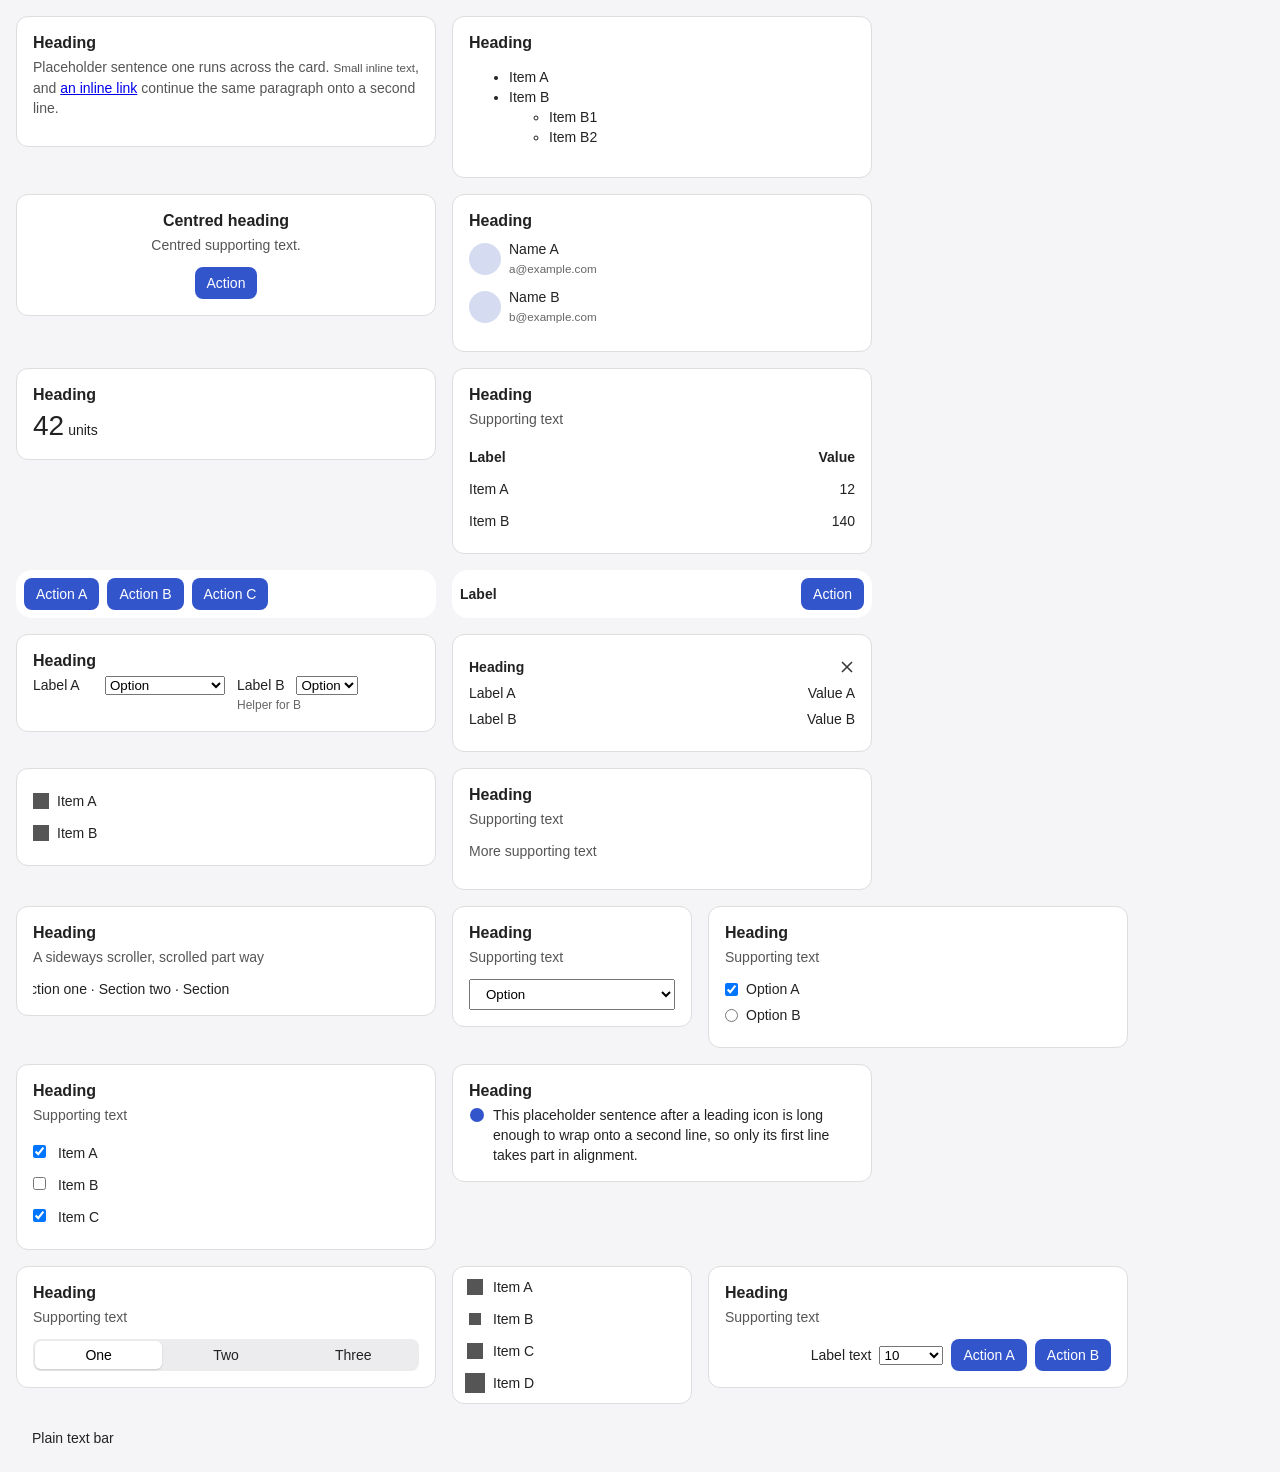
<file: tests/fixtures/design-judge/aligned.html>
<!doctype html>
<html lang="en"><head><meta charset="utf-8"><title>No findings expected</title>
<!-- Abstract cases that meet the visual standards. The probe reports nothing, or "unmeasured" where data-expect says so. -->
<style>
* { box-sizing: border-box; }
body { margin: 0; padding: 16px; font: 14px/20px Helvetica, Arial, sans-serif; color: #222; background: #f5f5f7; display: flex; flex-wrap: wrap; align-items: flex-start; gap: 16px; }
.card { background: #fff; border: 1px solid #ddd; border-radius: 12px; padding: 16px; width: 420px; }
.bar { background: #fff; border-radius: 16px; padding: 8px; width: 420px; display: flex; align-items: center; gap: 8px; }
h2 { margin: 0 0 4px; font-size: 16px; } p { margin: 0 0 12px; color: #555; }
svg { width: 16px; height: 16px; flex: none; display: block; }
.row { display: flex; justify-content: space-between; align-items: center; margin: 6px 0; }
.btn { height: 32px; padding: 0 12px; border: 0; border-radius: 8px; background: #3355cc; color: #fff; font: inherit; }
.ghost { background: transparent; border: 0; padding: 0; font: inherit; color: inherit; }
.avatar { width: 32px; height: 32px; border-radius: 50%; background: #d5dcf2; flex: none; }
.person { display: flex; align-items: center; gap: 8px; margin: 8px 0; }
.person small { display: block; color: #666; }
.sr { position: absolute; width: 1px; height: 1px; overflow: hidden; clip: rect(0 0 0 0); white-space: nowrap; }
</style></head><body>

<section class="card" aria-label="Prose">
  <h2>Heading</h2>
  <p>Placeholder sentence one runs across the card. <small>Small inline text</small>, and <a href="#">an inline link</a> continue the same paragraph onto a second line.</p>
</section>

<section class="card" aria-label="Bulleted list">
  <h2>Heading</h2>
  <ul><li>Item A</li><li>Item B<ul><li>Item B1</li><li>Item B2</li></ul></li></ul>
</section>

<section class="card" aria-label="Empty state" data-expect="unmeasured" style="text-align:center">
  <h2>Centred heading</h2><p>Centred supporting text.</p>
  <button class="btn">Action</button>
</section>

<section class="card" aria-label="Avatar rows">
  <h2>Heading</h2>
  <div class="person"><div class="avatar"></div><div><div>Name A</div><small>a@example.com</small></div></div>
  <div class="person"><div class="avatar"></div><div><div>Name B</div><small>b@example.com</small></div></div>
</section>

<section class="card" aria-label="Baseline figures">
  <h2>Heading</h2>
  <div style="display:flex;align-items:baseline;gap:4px"><span style="font-size:28px;line-height:34px">42</span><span>units</span></div>
</section>

<section class="card" aria-label="Numbers table">
  <h2>Heading</h2><p>Supporting text</p>
  <table style="border-collapse:collapse;width:100%"><thead><tr><th style="text-align:left;padding:6px 0">Label</th><th style="text-align:right;padding:6px 0">Value</th></tr></thead>
  <tbody><tr><td style="padding:6px 0">Item A</td><td style="text-align:right;padding:6px 0">12</td></tr><tr><td style="padding:6px 0">Item B</td><td style="text-align:right;padding:6px 0">140</td></tr></tbody></table>
</section>

<div class="bar" role="toolbar" aria-label="Packed toolbar" data-expect="unmeasured">
  <button class="btn">Action A</button><button class="btn">Action B</button><button class="btn">Action C</button>
</div>

<div class="bar" role="toolbar" aria-label="Spacer toolbar" data-expect="unmeasured">
  <strong>Label</strong><span style="flex:1"></span><button class="btn">Action</button>
</div>

<section class="card" aria-label="Helper text">
  <h2>Heading</h2>
  <div style="display:flex;align-items:center;gap:12px"><span style="width:60px">Label A</span><select style="width:120px"><option>Option</option></select><span>Label B</span><select><option>Option</option></select></div>
  <div style="padding-left:204px;font-size:12px;color:#666">Helper for B</div>
</section>

<div class="card" role="dialog" aria-label="Ghost on line">
  <div class="row"><strong>Heading</strong><button class="ghost" aria-label="Close"><svg viewBox="0 0 16 16"><path d="M3 3l10 10M13 3L3 13" stroke="#333" stroke-width="1.5"/></svg></button></div>
  <div class="row"><span>Label A</span><span>Value A</span></div>
  <div class="row"><span>Label B</span><span>Value B</span></div>
</div>

<nav class="card" aria-label="Decorative icons">
  <a href="#" style="display:flex;align-items:center;gap:8px;padding:6px 0;color:inherit;text-decoration:none"><svg aria-hidden="true" viewBox="0 0 16 16"><rect width="16" height="16" fill="#555"/></svg><span>Item A</span></a>
  <a href="#" style="display:flex;align-items:center;gap:8px;padding:6px 0;color:inherit;text-decoration:none"><svg aria-hidden="true" viewBox="0 0 16 16"><rect width="16" height="16" fill="#555"/></svg><span>Item B</span></a>
</nav>

<section class="card" aria-label="Hidden helpers" style="position:relative">
  <a href="#main" style="position:absolute;left:-9999px">Skip link</a>
  <h2>Heading <span class="sr">(hidden text)</span></h2><p>Supporting text</p><p>More supporting text</p>
</section>

<section class="card" aria-label="Scrolled strip">
  <h2>Heading</h2><p>A sideways scroller, scrolled part way</p>
  <div style="overflow-x:auto;white-space:nowrap;width:200px"><span style="margin-left:-20px">Section one</span> · <span>Section two</span> · <span>Section three</span> · <span>Section four</span></div>
</section>

<section class="card" aria-label="Wide select" style="width:240px">
  <h2>Heading</h2><p>Supporting text</p>
  <select style="width:100%;padding:6px 12px"><option>Option</option></select>
</section>

<section class="card" aria-label="Checkbox rows">
  <h2>Heading</h2><p>Supporting text</p>
  <label style="display:flex;align-items:center;gap:8px;margin:6px 0"><input type="checkbox" checked style="margin:0">Option A</label>
  <label style="display:flex;align-items:center;gap:8px;margin:6px 0"><input type="radio" style="margin:0">Option B</label>
</section>

<section class="card" aria-label="Checkbox column">
  <h2>Heading</h2><p>Supporting text</p>
  <table style="border-collapse:collapse;width:100%"><tbody>
    <tr><td style="width:24px;padding:6px 0"><input type="checkbox" checked style="margin:0"></td><td>Item A</td></tr>
    <tr><td style="width:24px;padding:6px 0"><input type="checkbox" style="margin:0"></td><td>Item B</td></tr>
    <tr><td style="width:24px;padding:6px 0"><input type="checkbox" checked style="margin:0"></td><td>Item C</td></tr>
  </tbody></table>
</section>

<section class="card" aria-label="Wrapped callout">
  <h2>Heading</h2>
  <div style="display:flex;gap:8px;align-items:flex-start"><svg viewBox="0 0 16 16" style="margin-top:2px"><circle cx="8" cy="8" r="7" fill="#3355cc"/></svg><span>This placeholder sentence after a leading icon is long enough to wrap onto a second line, so only its first line takes part in alignment.</span></div>
</section>

<section class="card" aria-label="Full width segmented">
  <h2>Heading</h2><p>Supporting text</p>
  <div style="display:flex;background:#ececef;border-radius:8px;padding:2px"><button style="flex:1;border:0;font:inherit;padding:4px 12px;border-radius:6px;background:#fff;box-shadow:0 1px 2px rgba(0,0,0,.15)">One</button><button class="ghost" style="flex:1;padding:4px 12px">Two</button><button class="ghost" style="flex:1;padding:4px 12px">Three</button></div>
</section>

<div class="card" role="menu" aria-label="Mixed icon widths" style="padding:4px;width:240px">
  <div style="display:flex;align-items:center;gap:8px;padding:6px 8px"><span style="width:20px;display:flex;justify-content:center"><svg viewBox="0 0 16 16"><rect width="16" height="16" fill="#555"/></svg></span><span>Item A</span></div>
  <div style="display:flex;align-items:center;gap:8px;padding:6px 8px"><span style="width:20px;display:flex;justify-content:center"><svg viewBox="0 0 16 16" style="width:12px;height:12px"><rect width="16" height="16" fill="#555"/></svg></span><span>Item B</span></div>
  <div style="display:flex;align-items:center;gap:8px;padding:6px 8px"><span style="width:20px;display:flex;justify-content:center"><svg viewBox="0 0 16 16"><rect width="16" height="16" fill="#555"/></svg></span><span>Item C</span></div>
  <div style="display:flex;align-items:center;gap:8px;padding:6px 8px"><span style="width:20px;display:flex;justify-content:center"><svg viewBox="0 0 16 16" style="width:20px;height:20px"><rect width="16" height="16" fill="#555"/></svg></span><span>Item D</span></div>
</div>

<section class="card" aria-label="Pushed group">
  <h2>Heading</h2><p>Supporting text</p>
  <div style="display:flex;justify-content:flex-end;align-items:center;gap:8px"><span>Label text</span><select style="width:64px"><option>10</option></select><button class="btn">Action A</button><button class="btn">Action B</button></div>
</section>

<div role="toolbar" aria-label="Text only bar" data-expect="unmeasured" style="width:420px;padding:8px 16px">Plain text bar</div>

</body></html>
</file>
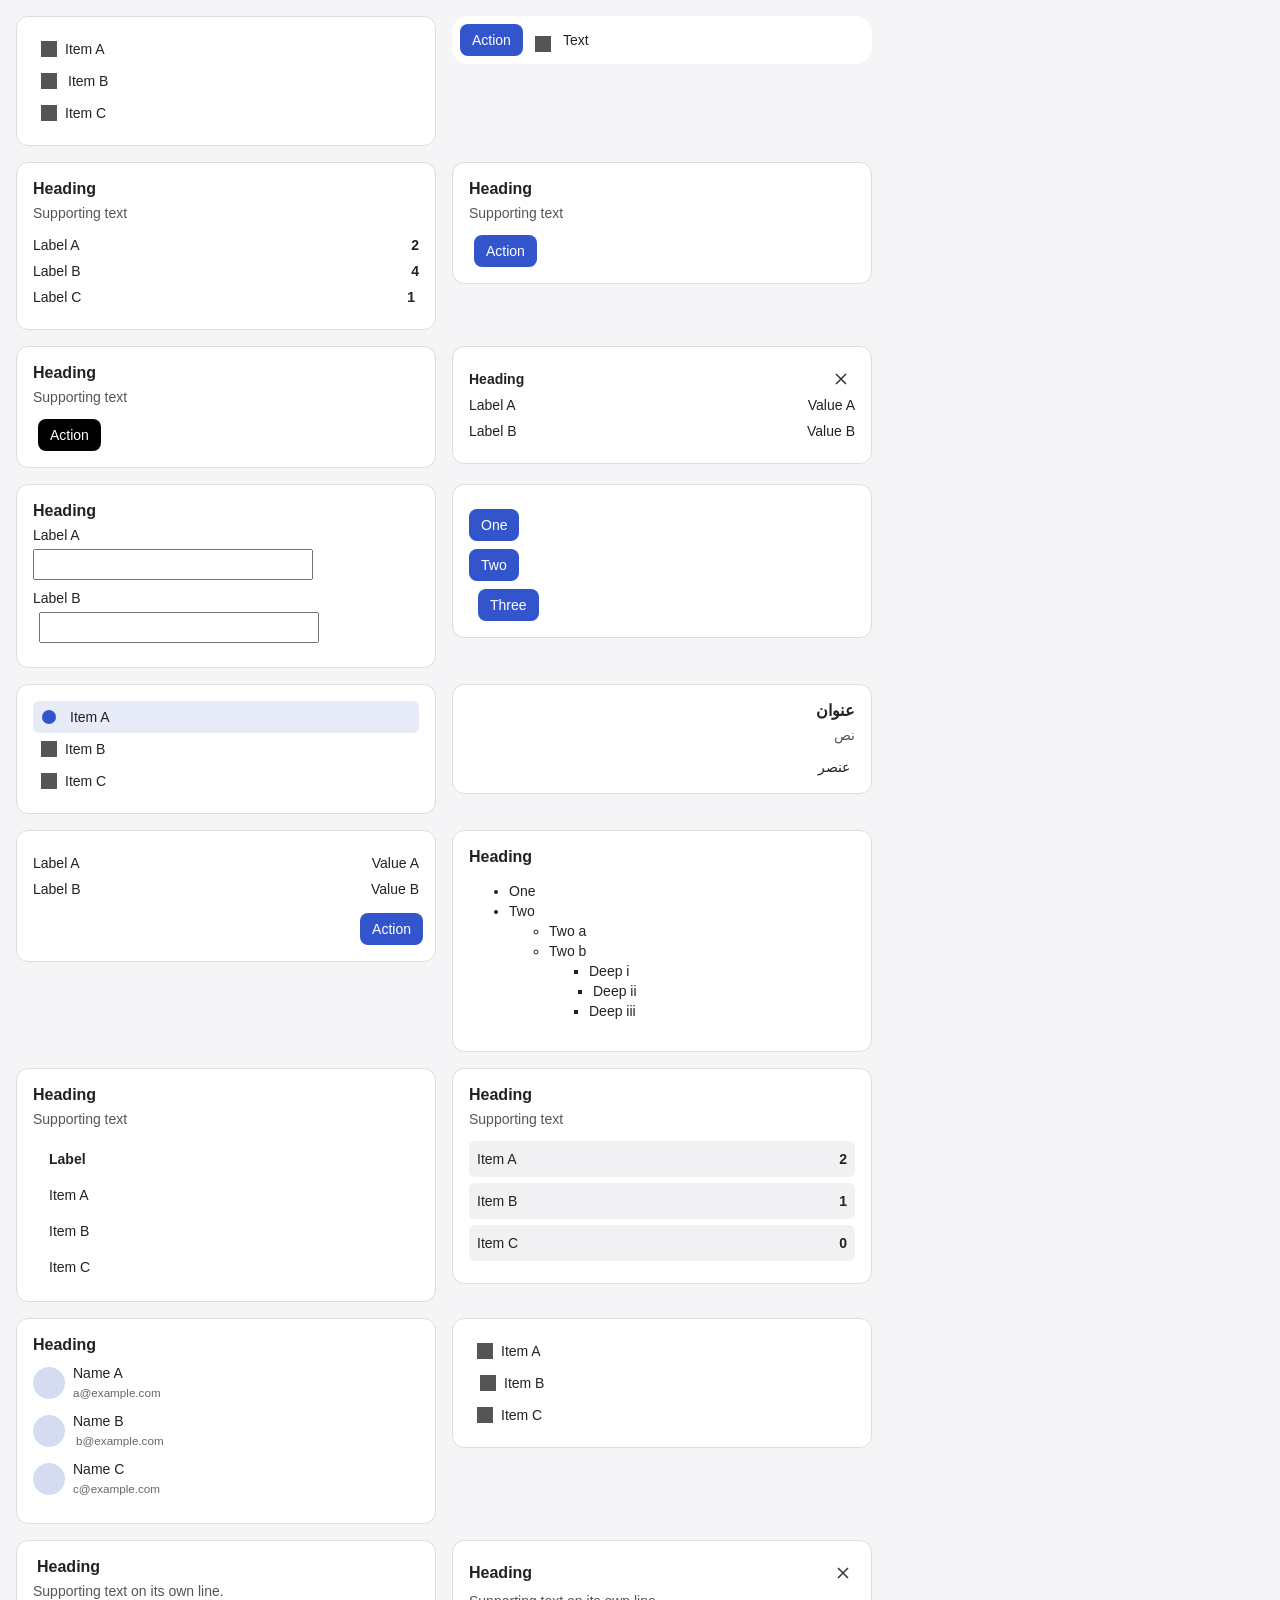
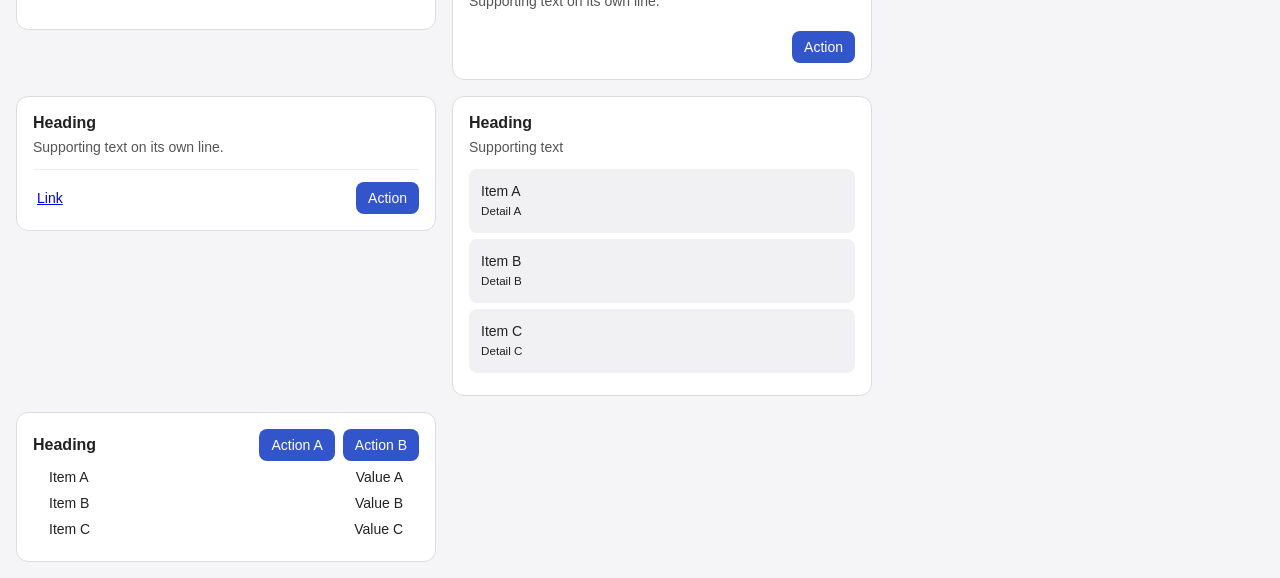
<file: tests/fixtures/design-judge/misses.html>
<!doctype html>
<html lang="en"><head><meta charset="utf-8"><title>Planted alignment misses</title>
<!-- Abstract cases, each with one planted offset. data-expect lists the expected findings as edges:delta[xCount]. -->
<style>
* { box-sizing: border-box; }
body { margin: 0; padding: 16px; font: 14px/20px Helvetica, Arial, sans-serif; color: #222; background: #f5f5f7; display: flex; flex-wrap: wrap; align-items: flex-start; gap: 16px; }
.card { background: #fff; border: 1px solid #ddd; border-radius: 12px; padding: 16px; width: 420px; }
.bar { background: #fff; border-radius: 16px; padding: 8px; width: 420px; display: flex; align-items: center; gap: 12px; }
h2 { margin: 0 0 4px; font-size: 16px; } p { margin: 0 0 12px; color: #555; }
svg { width: 16px; height: 16px; flex: none; display: block; }
.row { display: flex; justify-content: space-between; align-items: center; margin: 6px 0; }
.btn { height: 32px; padding: 0 12px; border: 0; border-radius: 8px; background: #3355cc; color: #fff; font: inherit; display: block; margin-top: 8px; }
.ghost { background: transparent; border: 0; padding: 0; font: inherit; color: inherit; }
.nav a { display: flex; align-items: center; gap: 8px; padding: 6px 8px; border-radius: 6px; color: inherit; text-decoration: none; }
.nav .on { background: #e7ebf8; }
ul.plain { list-style: none; margin: 0; padding: 0; }
.avatar { width: 32px; height: 32px; border-radius: 50%; background: #d5dcf2; flex: none; }
.person { display: flex; align-items: center; gap: 8px; margin: 8px 0; }
.person small { display: block; color: #666; }
.tile { background: #f1f1f4; border-radius: 6px; }
</style></head><body>

<aside class="card nav" aria-label="Icon labels" data-expect="label:+3">
  <a href="#"><svg viewBox="0 0 16 16"><rect width="16" height="16" fill="#555"/></svg><span>Item A</span></a>
  <a href="#"><svg viewBox="0 0 16 16"><rect width="16" height="16" fill="#555"/></svg><span style="margin-left:3px">Item B</span></a>
  <a href="#"><svg viewBox="0 0 16 16"><rect width="16" height="16" fill="#555"/></svg><span>Item C</span></a>
</aside>

<div class="bar" role="toolbar" aria-label="Toolbar" data-expect="unmeasured vertical-centre:+4">
  <button class="btn" style="margin:0">Action</button>
  <svg viewBox="0 0 16 16" style="position:relative;top:4px"><rect width="16" height="16" fill="#555"/></svg>
  <span>Text</span>
</div>

<section class="card" aria-label="Trailing column" data-expect="trailing:+4">
  <h2>Heading</h2><p>Supporting text</p>
  <div class="row"><span>Label A</span><b>2</b></div>
  <div class="row"><span>Label B</span><b>4</b></div>
  <div class="row"><span>Label C</span><b style="margin-right:4px">1</b></div>
</section>

<section class="card" aria-label="Button off" data-expect="box:+5">
  <h2>Heading</h2><p>Supporting text</p>
  <button class="btn" style="margin-left:5px">Action</button>
</section>

<section class="card" aria-label="Black button" data-expect="box:+5">
  <h2>Heading</h2><p>Supporting text</p>
  <button class="btn" style="background:rgb(0,0,0);margin-left:5px">Action</button>
</section>

<div class="card" role="dialog" aria-label="Ghost close" data-expect="trailing:+6">
  <div class="row"><strong>Heading</strong><button class="ghost" aria-label="Close" style="padding-right:6px"><svg viewBox="0 0 16 16"><path d="M3 3l10 10M13 3L3 13" stroke="#333" stroke-width="1.5"/></svg></button></div>
  <div class="row"><span>Label A</span><span>Value A</span></div>
  <div class="row"><span>Label B</span><span>Value B</span></div>
</div>

<section class="card" aria-label="Fields" data-expect="box:+6">
  <h2>Heading</h2>
  <div>Label A</div><input style="display:block;width:280px;margin:4px 0 8px;padding:6px 8px">
  <div>Label B</div><input style="display:block;width:280px;margin:4px 0 8px 6px;padding:6px 8px">
</section>

<section class="card" aria-label="Button stack" data-expect="box:+9">
  <button class="btn">One</button><button class="btn">Two</button><button class="btn" style="margin-left:9px">Three</button>
</section>

<nav class="card nav" aria-label="Selected row" data-expect="label:+5">
  <a href="#" class="on"><svg viewBox="0 0 16 16"><circle cx="8" cy="8" r="7" fill="#3355cc"/></svg><span style="margin-left:5px">Item A</span></a>
  <a href="#"><svg viewBox="0 0 16 16"><rect width="16" height="16" fill="#555"/></svg><span>Item B</span></a>
  <a href="#"><svg viewBox="0 0 16 16"><rect width="16" height="16" fill="#555"/></svg><span>Item C</span></a>
</nav>

<section class="card" dir="rtl" aria-label="Right to left" data-expect="leading:+5">
  <h2>عنوان</h2><p>نص</p>
  <div style="padding-right:5px">عنصر</div>
</section>

<div class="card" role="dialog" aria-label="Footer button" data-expect="trailing:-4">
  <div class="row"><span>Label A</span><span>Value A</span></div>
  <div class="row"><span>Label B</span><span>Value B</span></div>
  <div style="display:flex;justify-content:flex-end;margin-right:-4px"><button class="btn">Action</button></div>
</div>

<section class="card" aria-label="Nested list" data-expect="leading:+4">
  <h2>Heading</h2>
  <ul><li>One</li><li>Two<ul><li>Two a</li><li>Two b<ul><li>Deep i</li><li style="margin-left:4px">Deep ii</li><li>Deep iii</li></ul></li></ul></li></ul>
</section>

<section class="card" aria-label="Table inset" data-expect="leading:+16x4">
  <h2>Heading</h2><p>Supporting text</p>
  <table style="border-collapse:collapse;width:100%"><thead><tr><th style="text-align:left;padding:8px 16px">Label</th></tr></thead>
  <tbody><tr><td style="padding:8px 16px">Item A</td></tr><tr><td style="padding:8px 16px">Item B</td></tr><tr><td style="padding:8px 16px">Item C</td></tr></tbody></table>
</section>

<section class="card" aria-label="Card rows" data-expect="leading+trailing:+8x3">
  <h2>Heading</h2><p>Supporting text</p>
  <ul class="plain">
    <li class="row tile" style="padding:8px"><span>Item A</span><b>2</b></li>
    <li class="row tile" style="padding:8px"><span>Item B</span><b>1</b></li>
    <li class="row tile" style="padding:8px"><span>Item C</span><b>0</b></li>
  </ul>
</section>

<section class="card" aria-label="Avatar label" data-expect="label:+3">
  <h2>Heading</h2>
  <div class="person"><div class="avatar"></div><div><div>Name A</div><small>a@example.com</small></div></div>
  <div class="person"><div class="avatar"></div><div><div>Name B</div><small style="margin-left:3px">b@example.com</small></div></div>
  <div class="person"><div class="avatar"></div><div><div>Name C</div><small>c@example.com</small></div></div>
</section>

<nav class="card nav" aria-label="Decorative icons" data-expect="icon-column+label+leading:+3">
  <a href="#"><svg aria-hidden="true" viewBox="0 0 16 16"><rect width="16" height="16" fill="#555"/></svg><span>Item A</span></a>
  <a href="#" style="padding-left:11px"><svg aria-hidden="true" viewBox="0 0 16 16"><rect width="16" height="16" fill="#555"/></svg><span>Item B</span></a>
  <a href="#"><svg aria-hidden="true" viewBox="0 0 16 16"><rect width="16" height="16" fill="#555"/></svg><span>Item C</span></a>
</nav>

<section class="card" aria-label="Two rows" data-expect="leading:+4">
  <h2 style="padding-left:4px">Heading</h2><p>Supporting text on its own line.</p>
</section>

<div class="card" role="dialog" aria-label="Close off" data-expect="trailing:+4">
  <div class="row"><h2 style="margin:0">Heading</h2><button class="ghost" aria-label="Close" style="margin-right:4px"><svg viewBox="0 0 16 16"><path d="M3 3l10 10M13 3L3 13" stroke="#333" stroke-width="1.5"/></svg></button></div>
  <p style="margin-top:8px">Supporting text on its own line.</p>
  <div style="display:flex;justify-content:flex-end;gap:8px"><button class="btn">Action</button></div>
</div>

<article class="card" aria-label="Card footer" data-expect="leading:+4">
  <h2>Heading</h2><p>Supporting text on its own line.</p>
  <footer style="display:flex;align-items:center;gap:8px;border-top:1px solid #eee;padding:12px 0 0 4px"><a href="#">Link</a><span style="flex:1"></span><button class="btn" style="margin:0">Action</button></footer>
</article>

<section class="card" aria-label="Tall rows" data-expect="leading:+12x6">
  <h2>Heading</h2><p>Supporting text</p>
  <ul class="plain">
    <li class="tile" style="padding:12px;border-radius:8px;margin:6px 0"><div>Item A</div><small style="display:block">Detail A</small></li>
    <li class="tile" style="padding:12px;border-radius:8px;margin:6px 0"><div>Item B</div><small style="display:block">Detail B</small></li>
    <li class="tile" style="padding:12px;border-radius:8px;margin:6px 0"><div>Item C</div><small style="display:block">Detail C</small></li>
  </ul>
</section>

<section class="card" aria-label="Title with actions" data-expect="leading+trailing:+16x3">
  <div style="display:flex;align-items:center"><h2 style="margin:0;flex:1">Heading</h2><button class="btn" style="margin:0">Action A</button><button class="btn" style="margin:0 0 0 8px">Action B</button></div>
  <ul class="plain" style="padding:0 16px"><li class="row"><span>Item A</span><span>Value A</span></li><li class="row"><span>Item B</span><span>Value B</span></li><li class="row"><span>Item C</span><span>Value C</span></li></ul>
</section>

</body></html>
</file>
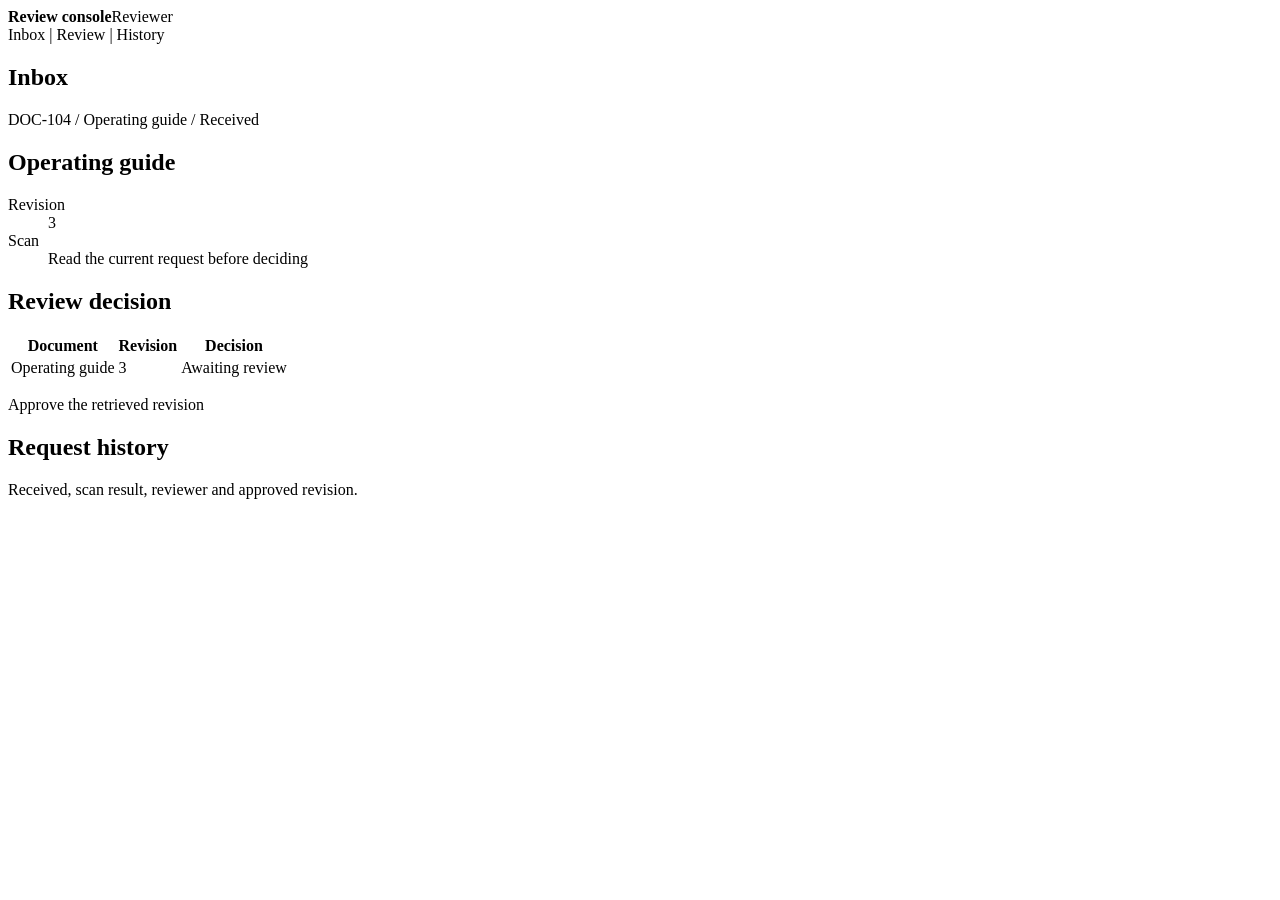
<file: skills/system-in-motion/evals/fixtures/review-console/console.html>
<!doctype html>
<html lang="en">
<head><meta charset="utf-8"><title>Review console prototype</title></head>
<body>
  <header><strong>Review console</strong><span>Reviewer</span></header>
  <nav aria-label="Workspace">Inbox | Review | History</nav>
  <main>
    <section aria-label="Request selection"><h1>Inbox</h1><article>DOC-104 / Operating guide / Received</article></section>
    <section aria-label="Selected document"><h2>Operating guide</h2><dl><dt>Revision</dt><dd>3</dd><dt>Scan</dt><dd>Read the current request before deciding</dd></dl></section>
    <section aria-label="Review"><h2>Review decision</h2><table><thead><tr><th>Document</th><th>Revision</th><th>Decision</th></tr></thead><tbody><tr><td>Operating guide</td><td>3</td><td>Awaiting review</td></tr></tbody></table><p>Approve the retrieved revision</p></section>
    <section aria-label="History"><h2>Request history</h2><p>Received, scan result, reviewer and approved revision.</p></section>
  </main>
</body></html>
</file>
<file: visualizations/skill-library/styles.css>
:root {
  color-scheme: light;
  --paper: #f3f0e8;
  --paper-deep: #e8e2d5;
  --ink: #182124;
  --ink-soft: #596466;
  --line: #c9c2b4;
  --white: #fffdf8;
  --route: #1c56d9;
  --support: #0f8077;
  --handoff: #c4512d;
  --governance: #676079;
  --focus: #f3b61f;
  --shadow: 0 12px 32px rgba(31, 42, 44, 0.1);
  --mono: "SFMono-Regular", Consolas, "Liberation Mono", monospace;
  --sans: Inter, ui-sans-serif, -apple-system, BlinkMacSystemFont, "Segoe UI", sans-serif;
}

* {
  box-sizing: border-box;
}

html {
  min-width: 320px;
  background: var(--paper);
}

body {
  margin: 0;
  color: var(--ink);
  background:
    linear-gradient(90deg, rgba(24, 33, 36, 0.035) 1px, transparent 1px) 0 0 / 72px 72px,
    var(--paper);
  font-family: var(--sans);
}

button,
input {
  font: inherit;
}

button,
a,
input {
  -webkit-tap-highlight-color: transparent;
}

a {
  color: inherit;
}

.skip-link {
  position: fixed;
  top: 12px;
  left: 12px;
  z-index: 20;
  padding: 10px 14px;
  color: var(--white);
  background: var(--ink);
  transform: translateY(-150%);
}

.skip-link:focus {
  transform: translateY(0);
}

.masthead {
  display: grid;
  grid-template-columns: minmax(0, 1fr) auto;
  gap: 48px;
  align-items: end;
  padding: 18px 48px 17px;
  border-bottom: 1px solid var(--line);
}

.eyebrow,
.section-index {
  margin: 0;
  color: var(--route);
  font: 700 11px/1.2 var(--mono);
  letter-spacing: 0.12em;
  text-transform: uppercase;
}

h1 {
  max-width: 900px;
  margin: 8px 0 0;
  font-size: clamp(32px, 3.2vw, 48px);
  font-weight: 650;
  letter-spacing: -0.055em;
  line-height: 1;
}

.summary {
  display: flex;
  gap: 1px;
  margin: 0;
  border: 1px solid var(--ink);
  background: var(--ink);
}

.summary div {
  min-width: 104px;
  padding: 14px 16px;
  background: var(--paper);
}

.summary dt {
  font: 650 28px/1 var(--mono);
}

.summary dd {
  margin: 7px 0 0;
  color: var(--ink-soft);
  font-size: 11px;
  letter-spacing: 0.08em;
  text-transform: uppercase;
}

.workspace {
  display: grid;
  grid-template-columns: minmax(0, 1fr) 300px;
  min-height: 760px;
  border-bottom: 1px solid var(--line);
}

.workspace.inspector-collapsed {
  grid-template-columns: minmax(0, 1fr) 0;
}

.map-shell {
  min-width: 0;
  border-right: 1px solid var(--line);
}

.toolbar {
  display: grid;
  grid-template-columns: minmax(220px, 1fr) minmax(220px, 360px) auto;
  gap: 18px;
  align-items: end;
  padding: 20px 24px 18px;
  border-bottom: 1px solid var(--line);
  background: rgba(243, 240, 232, 0.9);
}

.toolbar h2 {
  margin: 5px 0 0;
  font-size: 17px;
  letter-spacing: -0.02em;
}

.search-field {
  display: grid;
  grid-template-columns: 18px 1fr auto;
  gap: 9px;
  align-items: center;
  height: 40px;
  padding: 0 10px;
  border: 1px solid var(--line);
  background: var(--white);
}

.search-field:focus-within {
  border-color: var(--route);
  outline: 2px solid rgba(28, 86, 217, 0.16);
}

.search-field svg {
  width: 18px;
  fill: none;
  stroke: var(--ink-soft);
  stroke-width: 1.5;
}

.search-field input {
  min-width: 0;
  border: 0;
  outline: 0;
  color: var(--ink);
  background: transparent;
}

kbd {
  padding: 2px 5px;
  border: 1px solid var(--line);
  color: var(--ink-soft);
  background: var(--paper);
  font: 10px/1.3 var(--mono);
}

.toolbar-actions {
  display: flex;
  gap: 7px;
}

.zoom-controls {
  display: flex;
  border: 1px solid var(--ink);
}

.zoom-controls .button {
  width: 38px;
  min-width: 38px;
  padding: 0;
  border: 0;
  font: 700 17px/1 var(--mono);
}

.zoom-controls .button + .button {
  border-left: 1px solid var(--ink);
}

.button {
  min-height: 40px;
  padding: 0 13px;
  border: 1px solid var(--ink);
  border-radius: 0;
  cursor: pointer;
  font-size: 12px;
  font-weight: 700;
}

.button-quiet {
  color: var(--ink);
  background: transparent;
}

.button-quiet:hover,
.button-quiet:focus-visible {
  background: var(--paper-deep);
}

.button-strong {
  color: var(--white);
  background: var(--ink);
}

.button-strong:hover,
.button-strong:focus-visible {
  background: var(--route);
  border-color: var(--route);
}

.filter-row {
  display: flex;
  gap: 18px;
  align-items: center;
  min-height: 46px;
  padding: 8px 24px;
  overflow-x: auto;
  border-bottom: 1px solid var(--line);
  background: var(--paper-deep);
  white-space: nowrap;
}

.filter-label {
  color: var(--ink-soft);
  font: 700 10px/1 var(--mono);
  letter-spacing: 0.1em;
  text-transform: uppercase;
}

.filter {
  display: inline-flex;
  gap: 7px;
  align-items: center;
  color: var(--ink-soft);
  cursor: pointer;
  font-size: 12px;
}

.filter input {
  accent-color: var(--ink);
}

.filter > span {
  width: 18px;
  height: 3px;
  background: var(--ink);
}

.route-filter > span { background: var(--route); }
.support-filter > span {
  background: repeating-linear-gradient(90deg, var(--support) 0 7px, transparent 7px 11px);
}
.handoff-filter > span {
  background: repeating-linear-gradient(90deg, var(--handoff) 0 3px, transparent 3px 7px);
}
.governance-filter > span {
  background: repeating-linear-gradient(90deg, var(--governance) 0 1px, transparent 1px 5px);
}

.map-frame {
  position: relative;
  height: calc(100vh - 222px);
  min-height: 650px;
  overflow: hidden;
  background: rgba(255, 253, 248, 0.72);
}

#skill-map {
  display: block;
  width: 100%;
  height: 100%;
  color: var(--ink);
  cursor: grab;
  user-select: none;
  touch-action: none;
}

#skill-map.is-panning {
  cursor: grabbing;
}

.grid-fill {
  pointer-events: none;
}

.lane rect {
  fill: rgba(243, 240, 232, 0.66);
  stroke: var(--line);
  stroke-width: 1;
  vector-effect: non-scaling-stroke;
}

.lane-number {
  fill: var(--ink);
  font: 700 16px var(--mono);
}

.lane-title {
  fill: var(--ink-soft);
  font: 700 13px var(--mono);
  letter-spacing: 0.1em;
}

.edge {
  fill: none;
  opacity: 0.4;
  stroke-width: 1.8;
  stroke-linecap: round;
  stroke-linejoin: round;
  transition: opacity 140ms ease, stroke-width 140ms ease;
  vector-effect: non-scaling-stroke;
}

.edge.route { opacity: 0.76; stroke: var(--route); marker-end: url(#arrow-route); }
.edge.support { opacity: 0.23; stroke: var(--support); stroke-dasharray: 7 7; marker-end: url(#arrow-support); }
.edge.handoff { opacity: 0.24; stroke: var(--handoff); stroke-dasharray: 3 6; marker-end: url(#arrow-handoff); }
.edge.governance { opacity: 0.28; stroke: var(--governance); stroke-dasharray: 1 6; marker-end: url(#arrow-governance); }
.edge.is-muted { opacity: 0.045; }
.edge.is-active { opacity: 1; stroke-width: 3.2; }
.edge.is-hidden { display: none; }

.edge-label {
  display: none;
  opacity: 1;
  pointer-events: none;
  transition: opacity 140ms ease;
}

.edge-label.is-muted { opacity: 0.08; }

.edge-label.is-active {
  display: block;
}

.edge-label rect {
  fill: var(--white);
  stroke: var(--ink-soft);
  stroke-width: 1;
  vector-effect: non-scaling-stroke;
}

.edge-label text {
  fill: var(--ink);
  font: 700 12px var(--mono);
}

.node {
  cursor: pointer;
  outline: none;
  transition: opacity 140ms ease;
}

.node .node-surface {
  fill: var(--white);
  stroke: var(--ink);
  stroke-width: 1.25;
  filter: drop-shadow(0 4px 5px rgba(24, 33, 36, 0.08));
  transition: fill 140ms ease, stroke-width 140ms ease;
  vector-effect: non-scaling-stroke;
}

.node.playbook .node-surface {
  fill: #eef2ff;
  stroke: var(--route);
}

.node.principle .node-surface,
.node.foundation .node-surface {
  fill: #f0edf3;
  stroke: var(--governance);
}

.node.artifact .node-surface {
  fill: #f9e9df;
  stroke: var(--handoff);
}

.node.work .node-surface {
  fill: var(--ink);
  stroke: var(--ink);
  stroke-width: 2;
}

.node-accent {
  fill: var(--support);
}

.node.playbook .node-accent { fill: var(--route); }
.node.principle .node-accent,
.node.foundation .node-accent { fill: var(--governance); }
.node.artifact .node-accent { fill: var(--handoff); }
.node.work .node-accent { fill: var(--focus); }

.node-type {
  fill: var(--ink-soft);
  font: 700 10px var(--mono);
  letter-spacing: 0.09em;
}

.node-title {
  fill: var(--ink);
  font: 650 18px var(--sans);
  letter-spacing: -0.02em;
}

.node-subtitle {
  fill: var(--ink-soft);
  font: 12px var(--sans);
}

.node.work .node-type,
.node.work .node-subtitle {
  fill: #b9c2c3;
}

.node.work .node-title {
  fill: var(--white);
  font-size: 26px;
}

.node:hover .node-surface,
.node:focus-visible .node-surface,
.node.is-selected .node-surface {
  stroke-width: 3;
}

.node.is-selected .node-surface {
  stroke: var(--focus);
}

.node.is-muted {
  opacity: 0.19;
}

.node.is-match .node-surface {
  fill: #fff4c9;
  stroke: var(--focus);
  stroke-width: 3;
}

.map-hint {
  position: absolute;
  right: 14px;
  bottom: 14px;
  display: flex;
  gap: 1px;
  border: 1px solid var(--line);
  background: var(--line);
  box-shadow: var(--shadow);
}

.map-hint span {
  padding: 7px 9px;
  color: var(--ink-soft);
  background: rgba(255, 253, 248, 0.92);
  font: 10px/1 var(--mono);
}

.empty-search {
  position: absolute;
  top: 50%;
  left: 50%;
  padding: 10px 14px;
  border: 1px solid var(--ink);
  background: var(--white);
  transform: translate(-50%, -50%);
  font: 12px var(--mono);
}

.inspector {
  min-width: 0;
  padding: 22px 18px;
  background: var(--white);
}

.inspector[hidden] {
  display: none;
}

.inspector-topline,
.relationship-heading,
.inspector-footer {
  display: flex;
  justify-content: space-between;
  gap: 16px;
  align-items: center;
}

.node-kind {
  padding: 4px 7px;
  border: 1px solid var(--line);
  color: var(--ink-soft);
  font: 700 9px/1 var(--mono);
  letter-spacing: 0.08em;
  text-transform: uppercase;
}

.inspector h2 {
  margin: 34px 0 0;
  font-size: 34px;
  font-weight: 650;
  letter-spacing: -0.045em;
  line-height: 1;
}

.inspector-purpose {
  min-height: 66px;
  margin: 14px 0 22px;
  color: var(--ink-soft);
  font-size: 14px;
  line-height: 1.55;
}

.ownership-card {
  padding: 14px;
  border-left: 3px solid var(--route);
  background: var(--paper);
}

.ownership-card span {
  color: var(--route);
  font: 700 9px/1 var(--mono);
  letter-spacing: 0.1em;
  text-transform: uppercase;
}

.ownership-card p {
  margin: 7px 0 0;
  font-size: 13px;
  line-height: 1.45;
}

.relationship-section {
  margin-top: 26px;
}

.relationship-heading {
  padding-bottom: 8px;
  border-bottom: 1px solid var(--ink);
}

.relationship-heading h3 {
  margin: 0;
  font-size: 12px;
  letter-spacing: 0.07em;
  text-transform: uppercase;
}

.relationship-heading span {
  font: 12px var(--mono);
}

.relationship-list {
  max-height: 210px;
  overflow-y: auto;
}

.relationship-item {
  display: grid;
  grid-template-columns: 8px 1fr;
  gap: 10px;
  width: 100%;
  padding: 10px 2px;
  border: 0;
  border-bottom: 1px solid var(--line);
  color: var(--ink);
  background: transparent;
  text-align: left;
  cursor: pointer;
}

.relationship-item:hover,
.relationship-item:focus-visible {
  background: var(--paper);
  outline: 0;
}

.relationship-dot {
  width: 7px;
  height: 7px;
  margin-top: 4px;
  border-radius: 50%;
  background: var(--ink);
}

.relationship-dot.route { background: var(--route); }
.relationship-dot.support { background: var(--support); }
.relationship-dot.handoff { background: var(--handoff); }
.relationship-dot.governance { background: var(--governance); }

.relationship-item strong,
.relationship-item small {
  display: block;
}

.relationship-item strong {
  font-size: 12px;
}

.relationship-item small {
  margin-top: 3px;
  color: var(--ink-soft);
  font-size: 11px;
  line-height: 1.35;
}

.relationship-empty {
  margin: 12px 0;
  color: var(--ink-soft);
  font-size: 12px;
}

.inspector-footer {
  margin-top: 28px;
  padding-top: 14px;
  border-top: 1px solid var(--ink);
  font: 700 11px var(--mono);
}

.inspector-footer a {
  color: var(--route);
  text-decoration: none;
}

.inspector-footer a:hover {
  text-decoration: underline;
}

.inspector-footer button {
  padding: 0;
  border: 0;
  color: var(--ink-soft);
  background: transparent;
  cursor: pointer;
  font: inherit;
}

.page-footer {
  display: flex;
  justify-content: space-between;
  gap: 32px;
  padding: 20px 48px 40px;
  color: var(--ink-soft);
  font-size: 11px;
  line-height: 1.5;
}

.page-footer p {
  max-width: 780px;
  margin: 0;
}

.page-footer a {
  color: var(--route);
}

.visually-hidden {
  position: absolute;
  width: 1px;
  height: 1px;
  padding: 0;
  margin: -1px;
  overflow: hidden;
  clip: rect(0, 0, 0, 0);
  white-space: nowrap;
  border: 0;
}

@media (max-width: 1120px) {
  .masthead {
    grid-template-columns: 1fr;
  }

  .summary {
    justify-self: start;
  }

  .workspace {
    grid-template-columns: 1fr;
  }

  .map-shell {
    border-right: 0;
  }

  .inspector {
    border-top: 1px solid var(--line);
  }

  .relationship-list {
    max-height: 260px;
  }
}

@media (max-width: 760px) {
  .masthead {
    padding: 28px 18px 22px;
  }

  h1 {
    font-size: 46px;
  }

  .summary {
    width: 100%;
  }

  .summary div {
    min-width: 0;
    flex: 1;
  }

  .toolbar {
    grid-template-columns: 1fr;
    align-items: stretch;
    padding: 16px;
  }

  .toolbar-actions {
    display: grid;
    grid-template-columns: repeat(2, minmax(0, 1fr));
  }

  .toolbar-actions #fit-button {
    grid-column: span 2;
  }

  .button {
    padding: 0 7px;
    font-size: 11px;
  }

  .filter-row {
    padding-inline: 16px;
  }

  .map-frame {
    height: 68vh;
    min-height: 520px;
  }

  .map-hint {
    display: none;
  }

  .inspector {
    padding: 20px 18px;
  }

  .page-footer {
    flex-direction: column;
    padding: 20px 18px 32px;
  }
}

@media (prefers-reduced-motion: reduce) {
  *,
  *::before,
  *::after {
    scroll-behavior: auto !important;
    transition-duration: 0.01ms !important;
  }
}
</file>
